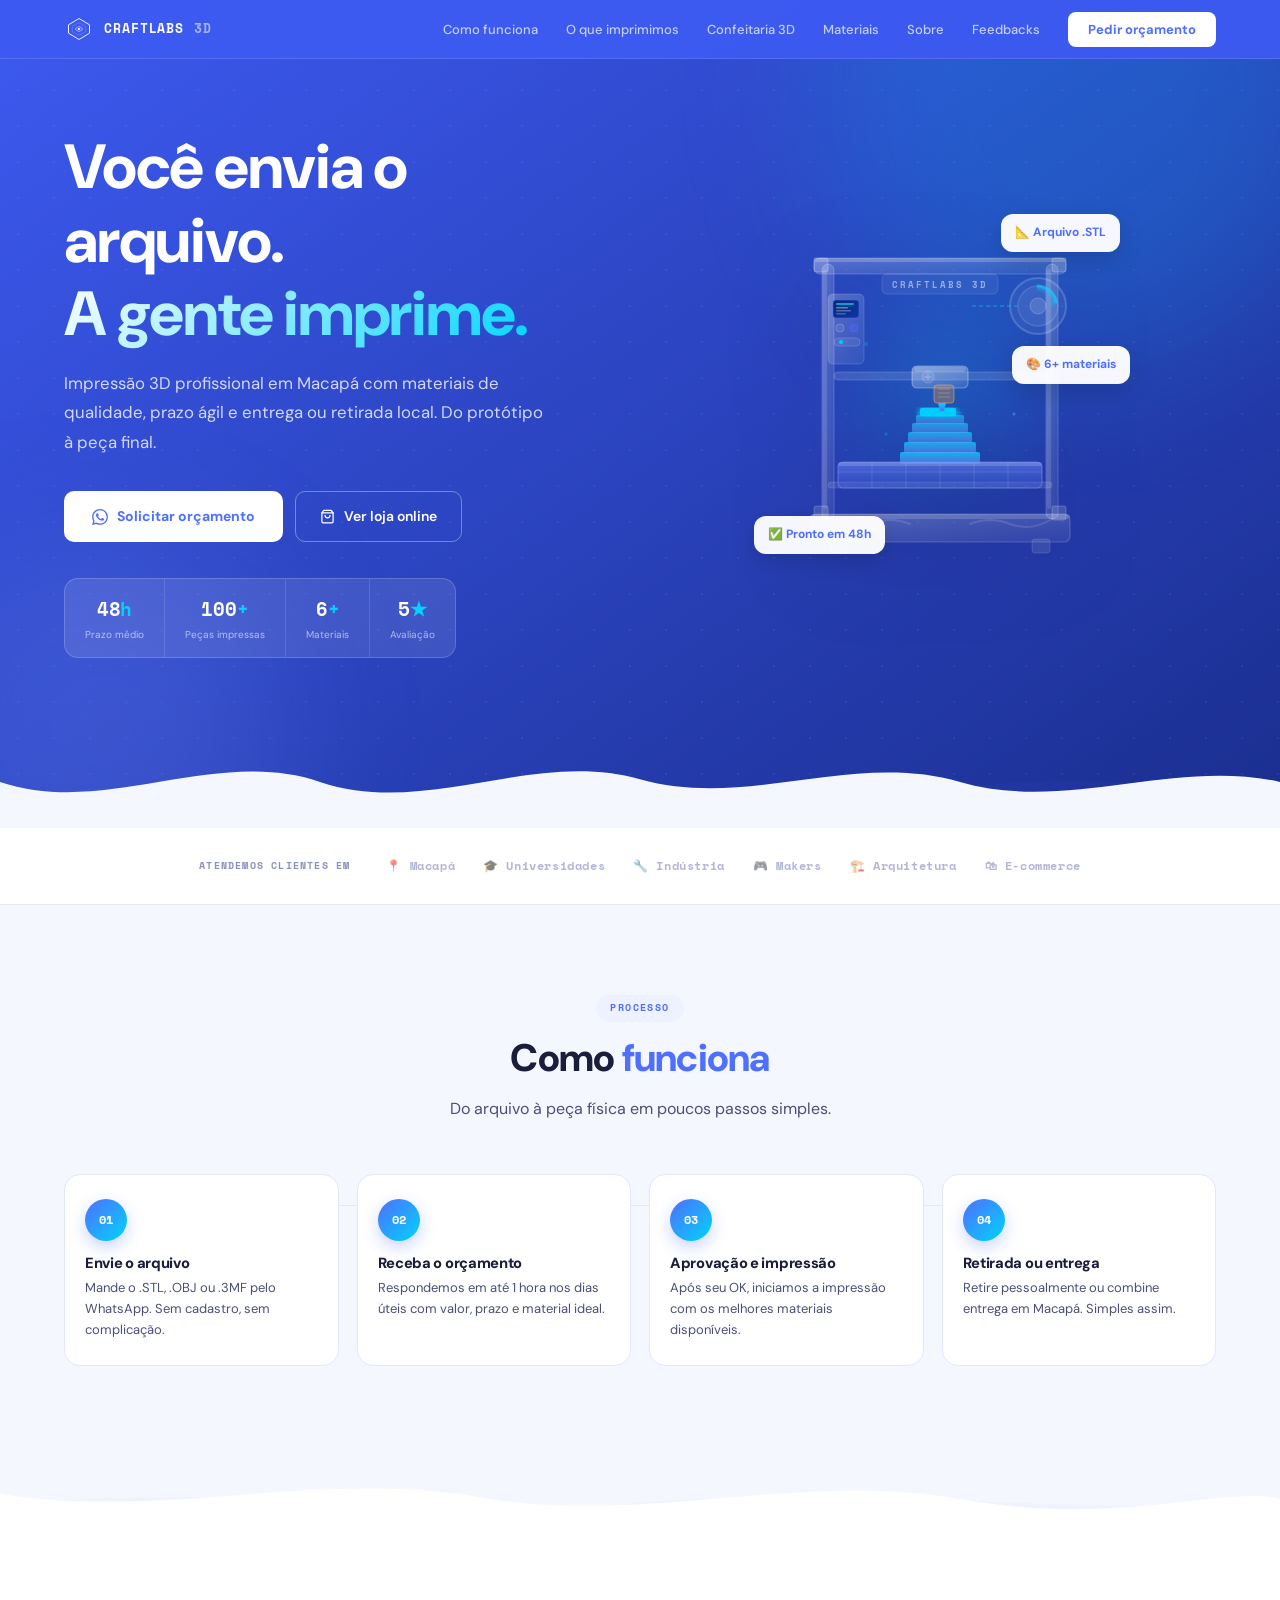
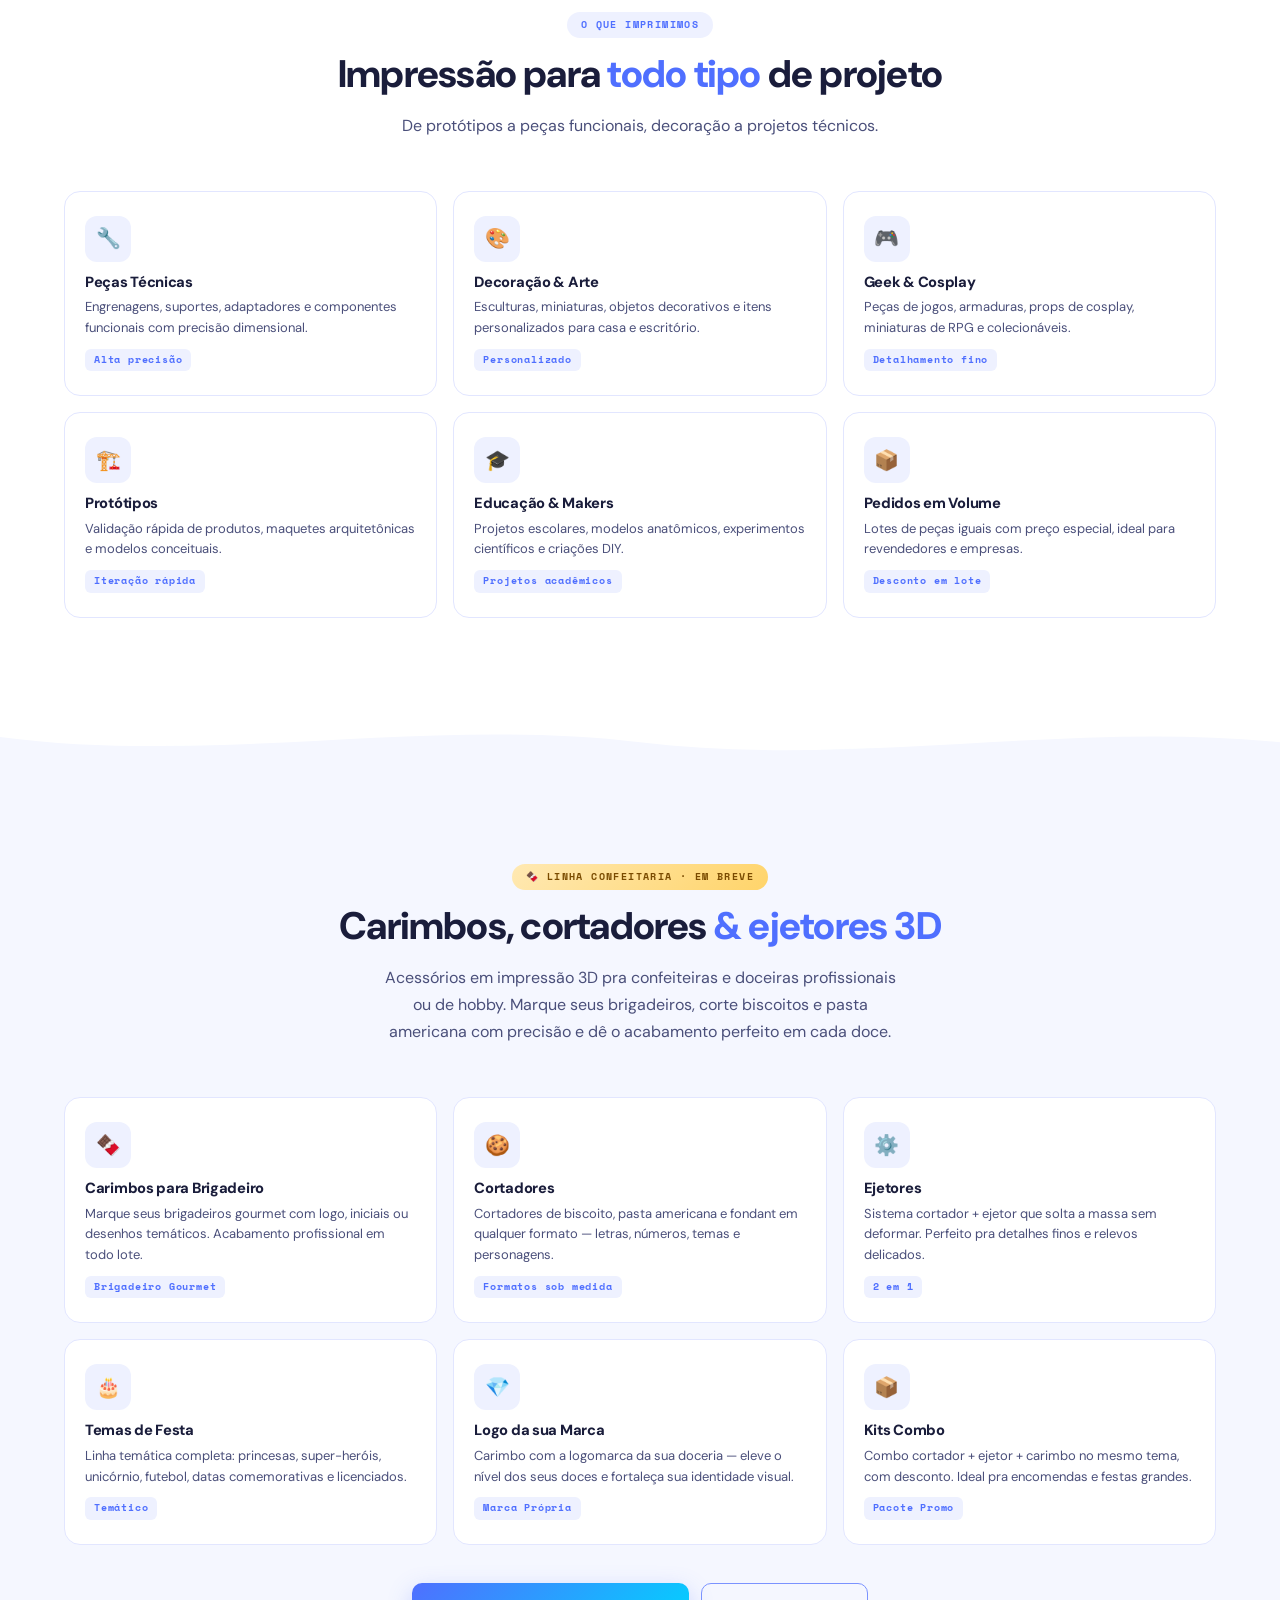
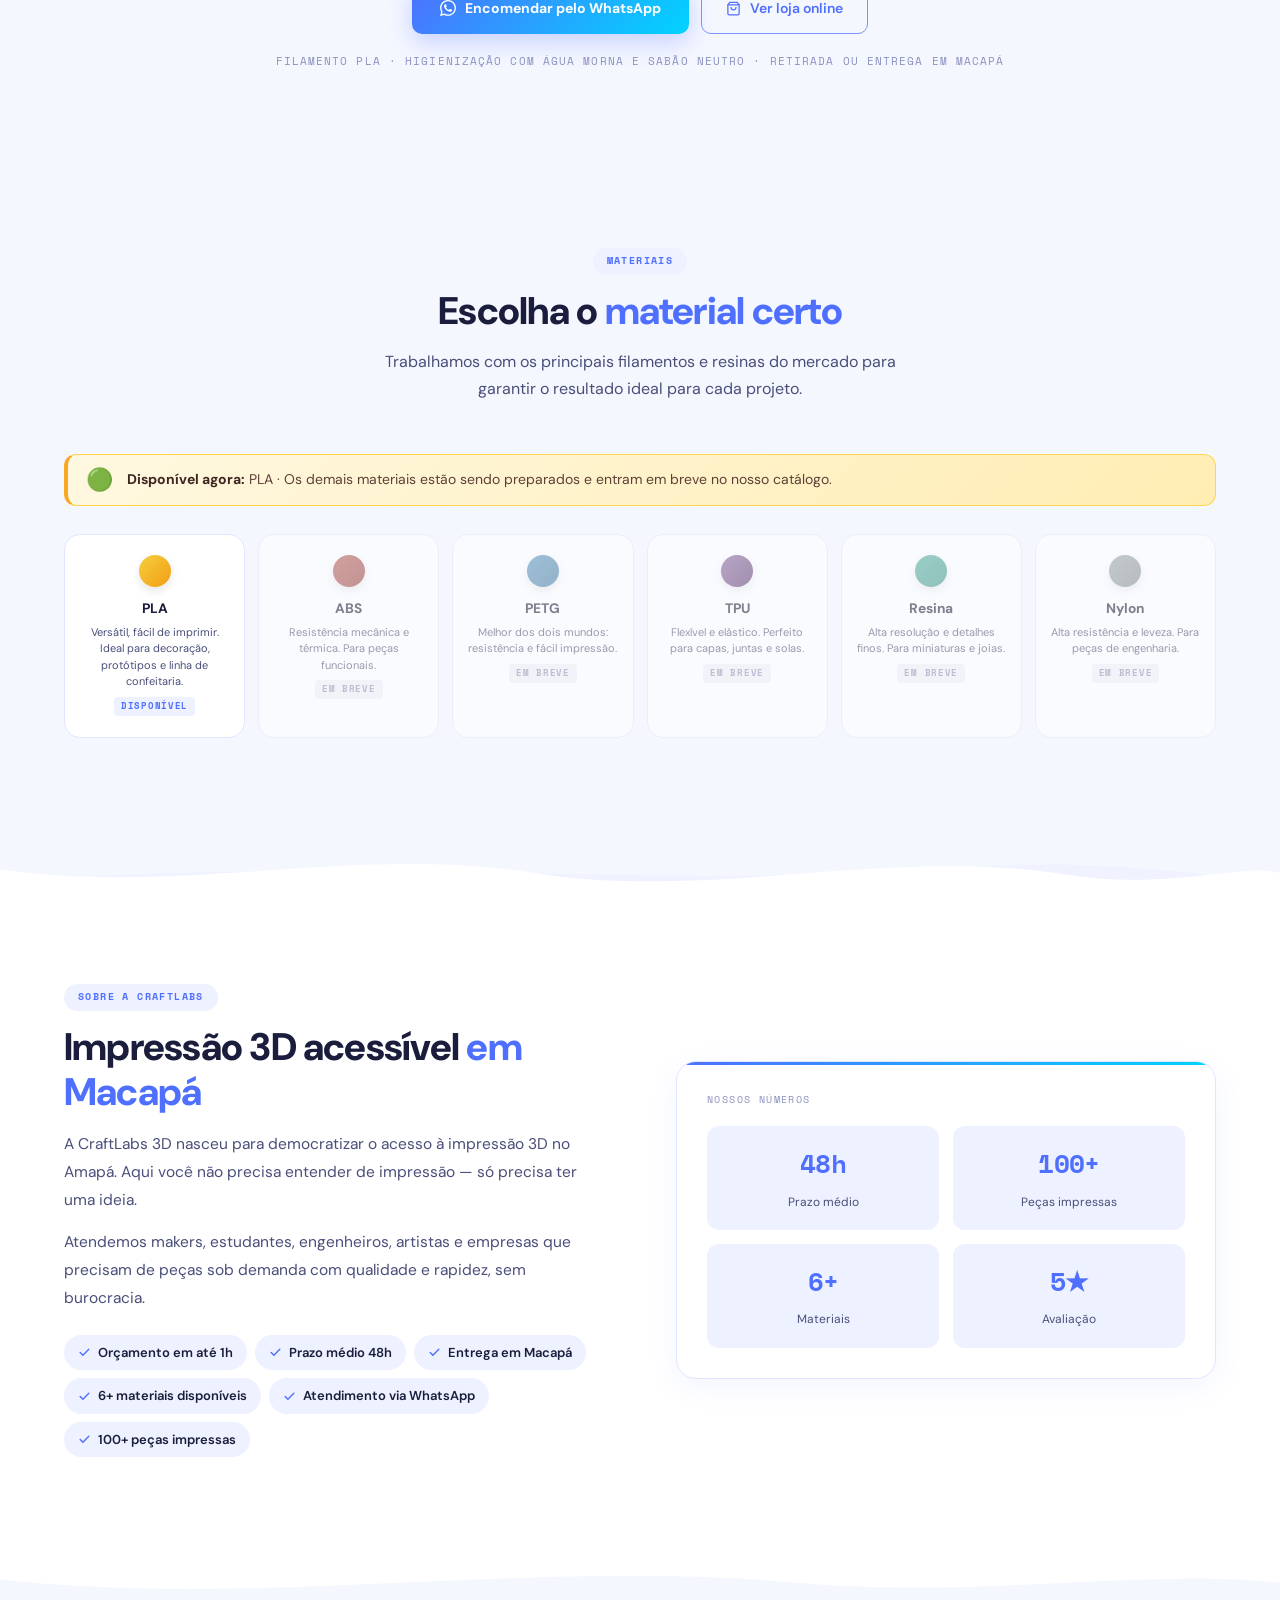
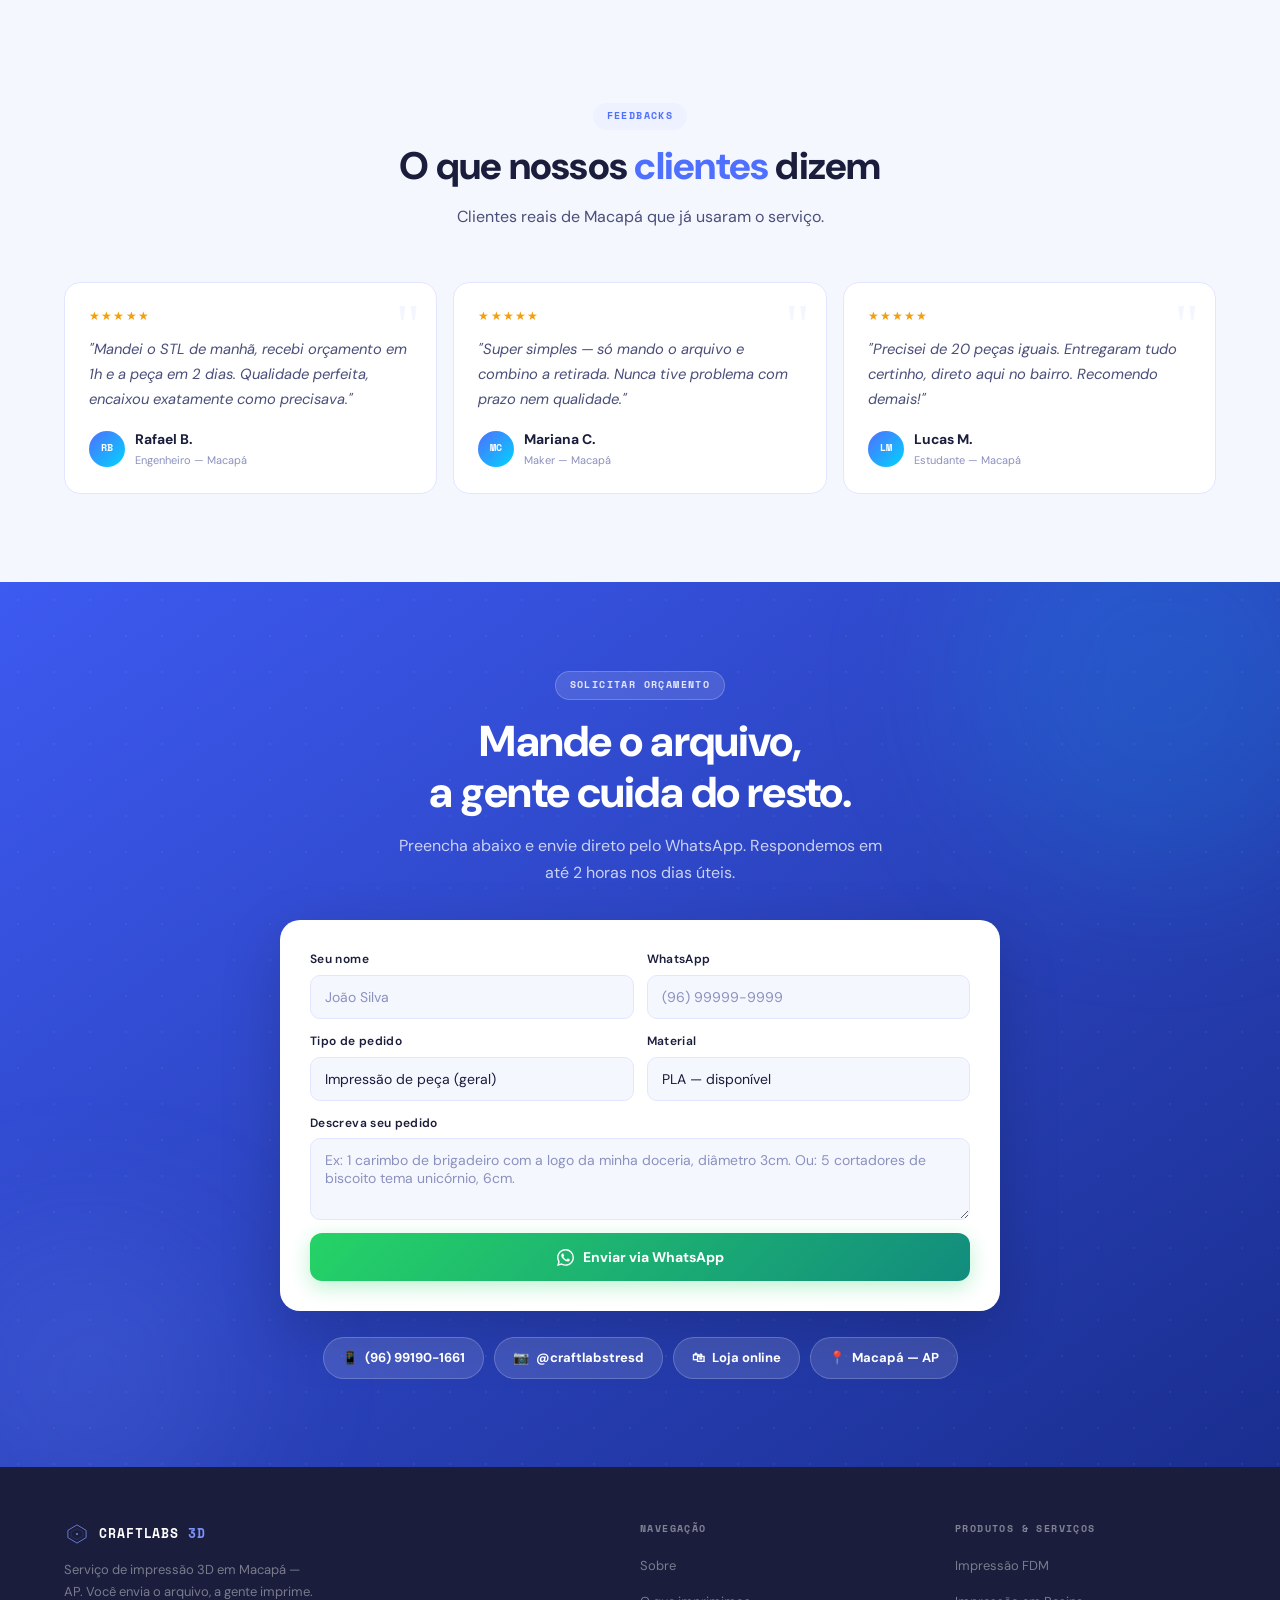
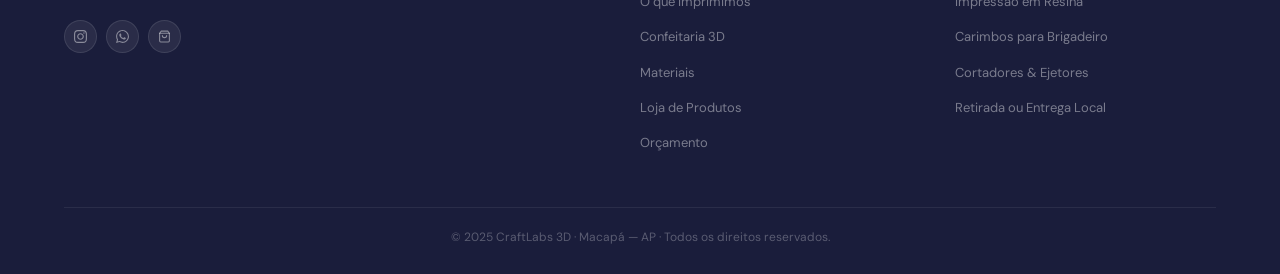
<file: index.html>
<!DOCTYPE html>
<html lang="pt-BR">
<head>
<meta charset="UTF-8"/>
<meta name="viewport" content="width=device-width, initial-scale=1.0"/>
<title>CraftLabs 3D — Impressão 3D em Macapá</title>
<meta name="description" content="Serviço de impressão 3D em Macapá AP. Você envia o arquivo, a gente imprime."/>
<link rel="icon" type="image/svg+xml" href="logo.svg"/>
<link href="https://fonts.googleapis.com/css2?family=Space+Mono:wght@400;700&family=DM+Sans:ital,opsz,wght@0,9..40,300;0,9..40,400;0,9..40,500;0,9..40,700;0,9..40,800;1,9..40,300&display=swap" rel="stylesheet"/>
<style>
*,*::before,*::after{box-sizing:border-box;margin:0;padding:0}
html{scroll-behavior:smooth;overflow-x:hidden}
body{background:#F5F7FF;color:#1A1D3B;font-family:'DM Sans',sans-serif;font-size:16px;line-height:1.65;overflow-x:hidden}
a{text-decoration:none;color:inherit}
ul{list-style:none}
img{display:block;max-width:100%}

:root{
  --accent:#4F6FFF;
  --accent2:#7B93FF;
  --accent-light:#EEF1FF;
  --cyan:#00D4FF;
  --navy:#1A1D3B;
  --body:#F5F7FF;
  --white:#FFFFFF;
  --text:#4A4F7A;
  --text-dim:#8B91BF;
  --border:#E2E6FF;
  --hero-bg:#3D5AF1;
  --hero-bg2:#1A2E8F;
  --radius:16px;
  --wrap:1200px;
}

h1,h2,h3{line-height:1.18;font-weight:800;letter-spacing:-.02em}
h1{font-size:clamp(2.4rem,5vw,3.9rem)}
h2{font-size:clamp(1.8rem,3vw,2.6rem);color:var(--navy)}
h3{font-size:1.05rem;color:var(--navy)}

@keyframes float{0%,100%{transform:translateY(0)}50%{transform:translateY(-12px)}}
@keyframes float2{0%,100%{transform:translateY(0) rotate(0)}50%{transform:translateY(-8px) rotate(3deg)}}
@keyframes fadeUp{from{opacity:0;transform:translateY(28px)}to{opacity:1;transform:translateY(0)}}
@keyframes pulse{0%,100%{opacity:1;transform:scale(1)}50%{opacity:.4;transform:scale(1.6)}}
@keyframes wA{0%,100%{transform:translateX(0)}50%{transform:translateX(-50px)}}
@keyframes wB{0%,100%{transform:translateX(0)}50%{transform:translateX(50px)}}

.reveal{opacity:0;transform:translateY(24px);transition:opacity .65s ease,transform .65s ease}
.reveal-l{opacity:0;transform:translateX(-36px);transition:opacity .7s ease,transform .7s ease}
.reveal-r{opacity:0;transform:translateX(36px);transition:opacity .7s ease,transform .7s ease}
.reveal.on,.reveal-l.on,.reveal-r.on{opacity:1;transform:translate(0)}

/* ── WAVE SYSTEM ── */
.wave-foot{
  position:absolute;bottom:-2px;left:0;width:100%;
  height:110px;overflow:hidden;pointer-events:none;z-index:4;
}
.wave-foot .wa,.wave-foot .wb{position:absolute;bottom:0;left:0;width:200%;display:flex}
.wave-foot .wa{animation:wA 9s ease-in-out infinite;z-index:2}
.wave-foot .wb{animation:wB 12s ease-in-out infinite .7s;opacity:.45;z-index:1}
.wave-foot svg{flex:0 0 50%;width:50%;display:block}

.sw{position:relative;overflow:hidden;height:70px;margin-top:-2px;line-height:0}
.sw .wa,.sw .wb{position:absolute;bottom:0;left:0;width:200%;display:flex}
.sw .wa{animation:wA 9s ease-in-out infinite;z-index:2}
.sw .wb{animation:wB 11s ease-in-out infinite .5s;opacity:.4;z-index:1}
.sw svg{flex:0 0 50%;width:50%;display:block}

/* ── NAV ── */
nav{
  position:fixed;top:0;left:0;width:100%;z-index:900;
  background:rgba(61,90,241,.96);
  backdrop-filter:blur(18px);
  border-bottom:1px solid rgba(255,255,255,.12);
  transition:.3s;
}
.nav-in{display:flex;align-items:center;justify-content:space-between;max-width:var(--wrap);margin:0 auto;padding:14px 24px}
.logo{display:flex;align-items:center;gap:10px;font-family:'Space Mono',monospace;font-size:13px;font-weight:700;color:#fff;letter-spacing:.07em}
.logo svg{width:30px;height:30px}
.logo span{color:rgba(255,255,255,.55)}
.nav-links{display:flex;align-items:center;gap:28px}
.nav-links a{font-size:13px;color:rgba(255,255,255,.7);transition:.2s;font-weight:500}
.nav-links a:hover{color:#fff}
.nav-cta{background:#fff!important;color:var(--accent)!important;padding:9px 20px;border-radius:8px;font-weight:700!important;font-size:13px!important;transition:.2s!important}
.nav-cta:hover{background:rgba(255,255,255,.9)!important;transform:translateY(-1px)!important}
.ham{display:none;flex-direction:column;gap:5px;background:none;border:none;cursor:pointer;padding:4px}
.ham span{display:block;width:22px;height:2px;background:#fff;border-radius:2px}
@media(max-width:768px){
  .nav-links{display:none;flex-direction:column;align-items:flex-start;gap:0;position:absolute;top:100%;left:0;width:100%;background:rgba(61,90,241,.98);border-bottom:1px solid rgba(255,255,255,.1);padding:12px 0}
  .nav-links.open{display:flex}
  .nav-links a{padding:11px 24px;width:100%}
  .ham{display:flex}
}

/* ── HERO ── */
/* ── HERO ── */
.hero{
  width:100%;
  background:linear-gradient(145deg,var(--hero-bg) 0%,var(--hero-bg2) 100%);
  position:relative;overflow:hidden;
  padding:130px 0 170px;
}
.hero::before{content:'';position:absolute;inset:0;background-image:radial-gradient(circle,rgba(255,255,255,.055) 1px,transparent 1px);background-size:36px 36px;pointer-events:none;z-index:1}
.h-blob{position:absolute;border-radius:50%;filter:blur(70px);pointer-events:none;z-index:1}
.h-blob.a{width:520px;height:520px;top:-160px;right:-60px;background:rgba(0,212,255,.15)}
.h-blob.b{width:360px;height:360px;bottom:-80px;left:-80px;background:rgba(123,147,255,.2)}

/* two-column grid */
.hero-grid{
  max-width:var(--wrap);margin:0 auto;
  padding:0 24px;
  display:grid;
  grid-template-columns:1fr 1fr;
  align-items:center;
  gap:48px;
  position:relative;z-index:5;
}
@media(max-width:900px){
  .hero-grid{grid-template-columns:1fr;text-align:center}
  .hero-btns{justify-content:center}
  .hero-stats{margin:0 auto}
}

.hero-text{}
.hero-badge{display:inline-flex;align-items:center;gap:8px;background:rgba(255,255,255,.12);border:1px solid rgba(255,255,255,.25);border-radius:100px;padding:6px 16px;font-family:'Space Mono',monospace;font-size:11px;font-weight:700;color:#fff;letter-spacing:.14em;text-transform:uppercase;margin-bottom:22px}
.hero-badge .dot{width:6px;height:6px;border-radius:50%;background:var(--cyan);animation:pulse 2s ease-in-out infinite}

h1.hero-h{color:#fff;margin-bottom:18px}
h1.hero-h .hl{background:linear-gradient(135deg,#fff 0%,var(--cyan) 100%);-webkit-background-clip:text;-webkit-text-fill-color:transparent;background-clip:text}
.hero-sub{font-size:1.05rem;color:rgba(255,255,255,.78);max-width:480px;margin:0 0 34px;line-height:1.75}
@media(max-width:900px){.hero-sub{margin:0 auto 34px}}

.hero-btns{display:flex;flex-wrap:wrap;gap:12px;margin-bottom:36px}
.btn-white{display:inline-flex;align-items:center;gap:9px;background:#fff;color:var(--accent);padding:14px 28px;border-radius:10px;font-weight:700;font-size:14px;transition:.25s;cursor:pointer;border:none}
.btn-white:hover{background:rgba(255,255,255,.92);transform:translateY(-2px);box-shadow:0 10px 28px rgba(0,0,0,.18)}
.btn-outline-w{display:inline-flex;align-items:center;gap:9px;background:transparent;color:#fff;padding:13px 24px;border-radius:10px;font-weight:600;font-size:14px;border:1.5px solid rgba(255,255,255,.35);transition:.25s;cursor:pointer}
.btn-outline-w:hover{border-color:rgba(255,255,255,.75);background:rgba(255,255,255,.08)}

.hero-stats{display:inline-flex;background:rgba(255,255,255,.1);border:1px solid rgba(255,255,255,.18);border-radius:14px;overflow:hidden}
.hstat{padding:14px 20px;text-align:center;border-right:1px solid rgba(255,255,255,.12)}
.hstat:last-child{border-right:none}
.hstat-n{display:block;font-family:'Space Mono',monospace;font-size:1.2rem;font-weight:700;color:#fff;letter-spacing:-.01em}
.hstat-n em{color:var(--cyan);font-style:normal}
.hstat-l{font-size:10px;color:rgba(255,255,255,.6);margin-top:2px;display:block}
@media(max-width:500px){
  .hero-stats{flex-wrap:wrap;width:100%;max-width:300px}
  .hstat{flex:1 1 50%;border-bottom:1px solid rgba(255,255,255,.12)}
  .hstat:last-child,.hstat:nth-child(3){border-bottom:none}
  .hstat:nth-child(odd){border-right:1px solid rgba(255,255,255,.12)}
}

/* right col — printer visual */
.hero-visual-col{
  display:flex;justify-content:center;align-items:center;
  position:relative;
}
.hero-printer-wrap{
  position:relative;
  width:340px;height:360px;
  animation:float 6s ease-in-out infinite;
  flex-shrink:0;
}
@media(max-width:1100px){.hero-printer-wrap{width:280px;height:300px}}
@media(max-width:900px){.hero-printer-wrap{width:260px;height:280px}}

/* glow behind printer */
.hero-printer-wrap::before{
  content:'';
  position:absolute;top:50%;left:50%;
  transform:translate(-50%,-50%);
  width:280px;height:280px;
  border-radius:50%;
  background:radial-gradient(circle,rgba(0,212,255,.18) 0%,transparent 70%);
  pointer-events:none;
}

.fchip{position:absolute;background:rgba(255,255,255,.96);border-radius:12px;padding:9px 14px;font-size:12px;font-weight:700;color:var(--accent);box-shadow:0 8px 24px rgba(0,0,0,.15);white-space:nowrap;display:flex;align-items:center;gap:6px;z-index:10}
.fchip-a{top:0px;right:-10px;animation:float2 5s ease-in-out infinite}
.fchip-b{bottom:20px;left:-16px;animation:float 7s ease-in-out infinite .6s}
.fchip-c{top:42%;right:-20px;transform:translateY(-50%);animation:float2 6s ease-in-out infinite 1s}
@media(max-width:600px){.fchip{display:none}}

/* printing progress bar animation inside chip */
@keyframes progress{0%{width:10%}100%{width:92%}}

.scroll-ind{position:absolute;bottom:128px;left:50%;transform:translateX(-50%);display:flex;flex-direction:column;align-items:center;gap:6px;color:rgba(255,255,255,.4);font-size:10px;letter-spacing:.12em;font-family:'Space Mono',monospace;z-index:10;animation:float 3s ease-in-out infinite}
@media(max-width:600px){.scroll-ind{display:none}}

/* extruder nozzle drip animation */
@keyframes drip{0%,100%{transform:translateY(0);opacity:1}80%{transform:translateY(8px);opacity:.6}100%{transform:translateY(0);opacity:1}}
@keyframes build-layer{0%{height:0;opacity:0}100%{height:40px;opacity:1}}
@keyframes head-move{0%,100%{transform:translateX(0)}50%{transform:translateX(28px)}}

/* ── WRAP & SECTIONS ── */
.wrap{max-width:var(--wrap);margin:0 auto;padding:0 24px}
.sec{padding:88px 0}
.sec-light{background:var(--white)}
.sec-tinted{background:#F5F7FF}

.sh{text-align:center;margin-bottom:52px}
.stag{display:inline-flex;align-items:center;gap:7px;background:var(--accent-light);border-radius:100px;padding:5px 14px;font-family:'Space Mono',monospace;font-size:10px;font-weight:700;color:var(--accent);letter-spacing:.14em;text-transform:uppercase;margin-bottom:14px}
.sec-h{margin-bottom:14px}
.sec-h .ac{color:var(--accent)}
.sec-p{color:var(--text);font-size:1rem;max-width:520px;margin:0 auto;line-height:1.7}

/* ── TRUST BAR ── */
.trust-bar{background:var(--white);padding:28px 24px;border-bottom:1px solid var(--border)}
.trust-bar-in{max-width:var(--wrap);margin:0 auto;display:flex;align-items:center;gap:36px;flex-wrap:wrap;justify-content:center}
.trust-label{font-family:'Space Mono',monospace;font-size:10px;font-weight:700;color:var(--text-dim);letter-spacing:.12em;text-transform:uppercase;flex-shrink:0}
.trust-logos{display:flex;align-items:center;gap:28px;flex-wrap:wrap;justify-content:center}
.trust-logo{font-family:'Space Mono',monospace;font-size:12px;font-weight:700;color:var(--text-dim);letter-spacing:.05em;opacity:.65;transition:.2s;cursor:default}
.trust-logo:hover{opacity:1;color:var(--accent)}

/* ── HOW ── */
.steps-grid{display:grid;grid-template-columns:repeat(4,1fr);gap:18px;position:relative}
.steps-grid::before{content:'';position:absolute;top:31px;left:56px;right:56px;height:1px;background:linear-gradient(90deg,transparent,var(--border) 20%,var(--border) 80%,transparent)}
@media(max-width:900px){.steps-grid{grid-template-columns:1fr 1fr;gap:14px}.steps-grid::before{display:none}}
@media(max-width:480px){.steps-grid{grid-template-columns:1fr}}

.step-card{background:var(--white);border:1px solid var(--border);border-radius:var(--radius);padding:24px 20px;position:relative;z-index:1;transition:.3s}
.step-card:hover{border-color:var(--accent2);transform:translateY(-4px);box-shadow:0 14px 36px rgba(79,111,255,.1)}
.step-num{width:42px;height:42px;border-radius:50%;background:linear-gradient(135deg,var(--accent),var(--cyan));display:flex;align-items:center;justify-content:center;font-family:'Space Mono',monospace;font-size:12px;font-weight:700;color:#fff;margin-bottom:14px;box-shadow:0 6px 16px rgba(79,111,255,.3)}
.step-card h3{font-size:.92rem;margin-bottom:6px}
.step-card p{color:var(--text);font-size:13px;line-height:1.6}

/* ── CATEGORIES ── */
.cat-grid{display:grid;grid-template-columns:repeat(3,1fr);gap:16px}
@media(max-width:900px){.cat-grid{grid-template-columns:1fr 1fr}}
@media(max-width:500px){.cat-grid{grid-template-columns:1fr}}

.catic{background:var(--white);border:1px solid var(--border);border-radius:var(--radius);padding:24px 20px;transition:.3s}
.catic:hover{border-color:var(--accent2);transform:translateY(-4px);box-shadow:0 14px 32px rgba(79,111,255,.1)}
.catic-icon{width:46px;height:46px;border-radius:12px;background:var(--accent-light);display:flex;align-items:center;justify-content:center;font-size:20px;margin-bottom:12px}
.catic h3{font-size:.92rem;margin-bottom:6px}
.catic p{color:var(--text);font-size:13px;line-height:1.6}
.catic-tag{display:inline-block;margin-top:10px;background:var(--accent-light);color:var(--accent);font-size:10px;font-weight:700;font-family:'Space Mono',monospace;letter-spacing:.08em;padding:3px 9px;border-radius:6px}

/* ── MATERIAIS ── */
.mat-grid{display:grid;grid-template-columns:repeat(6,1fr);gap:13px}
@media(max-width:1000px){.mat-grid{grid-template-columns:repeat(3,1fr)}}
@media(max-width:500px){.mat-grid{grid-template-columns:repeat(2,1fr)}}

.mitem{background:var(--white);border:1px solid var(--border);border-radius:var(--radius);padding:20px 14px;text-align:center;transition:.3s}
.mitem:hover{border-color:var(--accent2);transform:translateY(-4px);box-shadow:0 12px 28px rgba(79,111,255,.1)}
.mitem-dot{width:32px;height:32px;border-radius:50%;margin:0 auto 10px;box-shadow:0 4px 10px rgba(0,0,0,.1)}
.mitem h4{color:var(--navy);font-size:.86rem;font-weight:700;margin-bottom:4px}
.mitem p{color:var(--text);font-size:11px;line-height:1.5}
.mitem-badge{display:inline-block;margin-top:7px;font-family:'Space Mono',monospace;font-size:9px;font-weight:700;letter-spacing:.08em;padding:2px 7px;border-radius:4px;background:var(--accent-light);color:var(--accent)}

/* ── CARIMBOS 3D ── */
.stamp-stag{background:linear-gradient(135deg,#FFE9B3,#FFD46A)!important;color:#7A4B00!important}
.stamp-cta-wrap{text-align:center;margin-top:38px;display:flex;flex-wrap:wrap;gap:12px;justify-content:center}
.btn-stamp{display:inline-flex;align-items:center;gap:9px;background:linear-gradient(135deg,var(--accent),var(--cyan));color:#fff;padding:14px 28px;border-radius:10px;font-weight:700;font-size:14px;transition:.25s;cursor:pointer;border:none;box-shadow:0 8px 24px rgba(79,111,255,.28)}
.btn-stamp:hover{transform:translateY(-2px);box-shadow:0 14px 34px rgba(79,111,255,.38)}
.btn-stamp-outline{display:inline-flex;align-items:center;gap:9px;background:transparent;color:var(--accent);padding:13px 24px;border-radius:10px;font-weight:600;font-size:14px;border:1.5px solid var(--accent2);transition:.25s;cursor:pointer}
.btn-stamp-outline:hover{background:var(--accent-light);border-color:var(--accent);transform:translateY(-1px)}
.stamp-note{font-family:'Space Mono',monospace;font-size:11px;color:var(--text-dim);letter-spacing:.1em;text-transform:uppercase;margin-top:18px}

/* ── AVISO DE DISPONIBILIDADE (Materiais) ── */
.mat-notice{display:flex;align-items:center;gap:14px;background:linear-gradient(135deg,#FFF8E1,#FFEDB3);border:1px solid #FFD54F;border-left:4px solid #F9A825;border-radius:12px;padding:14px 18px;margin-bottom:28px;color:#5D4037;font-size:14px;line-height:1.55}
.mat-notice strong{color:#3E2723;font-weight:700}
.mat-notice-ic{font-size:22px;flex-shrink:0;line-height:1}
@media(max-width:500px){.mat-notice{font-size:13px;padding:12px 14px}}

.mitem.soon{opacity:.55;filter:saturate(.6)}
.mitem.soon .mitem-badge{background:#F0F0F5;color:#8B91BF}
.fg select option:disabled{color:#B5B9D6}

/* ── SOBRE ── */
.about-grid{display:grid;grid-template-columns:1fr 1fr;gap:72px;align-items:center}
@media(max-width:900px){.about-grid{grid-template-columns:1fr;gap:36px}}

.about-p{color:var(--text);line-height:1.8;margin-bottom:14px;font-size:.97rem}
.about-pills{display:flex;flex-wrap:wrap;gap:8px;margin-top:22px}
.about-pill{display:flex;align-items:center;gap:7px;background:var(--accent-light);border-radius:100px;padding:7px 14px;font-size:13px;font-weight:600;color:var(--navy)}
.about-pill svg{color:var(--accent);flex-shrink:0}

.hbs{background:var(--white);border:1px solid var(--border);border-radius:20px;padding:30px;box-shadow:0 8px 30px rgba(79,111,255,.07);position:relative;overflow:hidden}
.hbs::before{content:'';position:absolute;top:0;left:0;right:0;height:3px;background:linear-gradient(90deg,var(--accent),var(--cyan))}
.hbs-label{font-family:'Space Mono',monospace;font-size:10px;letter-spacing:.14em;text-transform:uppercase;color:var(--text-dim);margin-bottom:18px}
.hbsg{display:grid;grid-template-columns:1fr 1fr;gap:14px}
.hbst{background:var(--accent-light);border-radius:12px;padding:16px;text-align:center}
.hbsn{display:block;font-family:'Space Mono',monospace;font-size:1.6rem;font-weight:700;color:var(--accent);margin-bottom:3px;letter-spacing:-.02em}
.hbsl{font-size:12px;color:var(--text)}

/* ── REVIEWS ── */
.rg{display:grid;grid-template-columns:repeat(3,1fr);gap:16px}
@media(max-width:900px){.rg{grid-template-columns:1fr}}

.rc{background:var(--white);border:1px solid var(--border);border-radius:var(--radius);padding:24px;transition:.3s;position:relative}
.rc::before{content:'"';position:absolute;top:12px;right:16px;font-size:60px;line-height:1;color:rgba(79,111,255,.07);font-family:Georgia,serif}
.rc:hover{border-color:var(--accent2);transform:translateY(-4px);box-shadow:0 14px 32px rgba(79,111,255,.1)}
.rs{color:#F59E0B;font-size:12px;margin-bottom:10px;letter-spacing:.1em}
.rc>p{color:var(--text);font-size:.92rem;line-height:1.7;margin-bottom:16px;font-style:italic}
.ra{display:flex;align-items:center;gap:10px}
.rav{width:36px;height:36px;border-radius:50%;background:linear-gradient(135deg,var(--accent),var(--cyan));display:flex;align-items:center;justify-content:center;font-family:'Space Mono',monospace;font-size:10px;font-weight:700;color:#fff;flex-shrink:0}
.ra strong{display:block;color:var(--navy);font-size:.87rem}
.ra span{display:block;color:var(--text-dim);font-size:11px}

/* ── CTA ── */
.cta-sec{background:linear-gradient(145deg,var(--hero-bg) 0%,var(--hero-bg2) 100%);padding:88px 24px;position:relative;overflow:hidden}
.cta-sec::before{content:'';position:absolute;inset:0;background-image:radial-gradient(circle,rgba(255,255,255,.05) 1px,transparent 1px);background-size:36px 36px;pointer-events:none}
.cta-blob{position:absolute;border-radius:50%;filter:blur(70px);pointer-events:none}
.cta-blob.a{width:400px;height:400px;top:-100px;right:-80px;background:rgba(0,212,255,.12)}
.cta-blob.b{width:300px;height:300px;bottom:-60px;left:-60px;background:rgba(123,147,255,.15)}

.cta-box{max-width:720px;margin:0 auto;text-align:center;position:relative;z-index:2}
.cta-stag{display:inline-flex;align-items:center;gap:7px;background:rgba(255,255,255,.12);border:1px solid rgba(255,255,255,.2);border-radius:100px;padding:5px 14px;font-family:'Space Mono',monospace;font-size:10px;font-weight:700;color:rgba(255,255,255,.85);letter-spacing:.14em;text-transform:uppercase;margin-bottom:16px}
.cta-h{color:#fff;font-size:clamp(1.8rem,3.5vw,2.7rem);margin-bottom:14px}
.cta-p{color:rgba(255,255,255,.75);font-size:1rem;max-width:490px;margin:0 auto 34px;line-height:1.7}

.cta-form{background:#fff;border-radius:20px;padding:30px;text-align:left;margin-bottom:26px;box-shadow:0 20px 60px rgba(0,0,0,.18)}
.frow{display:grid;grid-template-columns:1fr 1fr;gap:13px}
@media(max-width:600px){.frow{grid-template-columns:1fr}}

.fg{display:flex;flex-direction:column;gap:5px;margin-bottom:13px}
.fg label{font-size:12px;font-weight:600;color:var(--navy);letter-spacing:.03em}
.fg input,.fg select,.fg textarea{background:#F5F7FF;border:1.5px solid var(--border);border-radius:10px;padding:12px 14px;color:var(--navy);font-size:14px;font-family:'DM Sans',sans-serif;transition:.2s;outline:none}
.fg input::placeholder,.fg textarea::placeholder{color:var(--text-dim)}
.fg input:focus,.fg select:focus,.fg textarea:focus{border-color:var(--accent);background:#fff;box-shadow:0 0 0 3px rgba(79,111,255,.1)}
.fg select{appearance:none;cursor:pointer}
.fg textarea{resize:vertical;min-height:82px}

.fbtn{width:100%;padding:15px;border-radius:12px;background:linear-gradient(135deg,#25D366,#128C7E);color:#fff;font-size:14px;font-weight:700;border:none;cursor:pointer;display:flex;align-items:center;justify-content:center;gap:9px;transition:.25s;font-family:'DM Sans',sans-serif;box-shadow:0 6px 20px rgba(37,211,102,.3)}
.fbtn:hover{transform:translateY(-2px);box-shadow:0 12px 32px rgba(37,211,102,.4)}

.cta-chips{display:flex;flex-wrap:wrap;gap:10px;justify-content:center}
.chip2{display:inline-flex;align-items:center;gap:7px;background:rgba(255,255,255,.12);border:1px solid rgba(255,255,255,.2);border-radius:100px;padding:9px 18px;font-size:13px;font-weight:600;color:#fff;transition:.2s}
.chip2:hover{background:rgba(255,255,255,.22);border-color:rgba(255,255,255,.4);transform:translateY(-2px)}

/* ── FOOTER ── */
footer{background:var(--navy);padding:54px 0 26px}
.fg2{display:grid;grid-template-columns:2fr 1fr 1fr;gap:54px;margin-bottom:42px}
@media(max-width:768px){.fg2{grid-template-columns:1fr;gap:26px}}

.fbl{display:flex;align-items:center;gap:9px;font-family:'Space Mono',monospace;font-size:13px;font-weight:700;color:#fff;letter-spacing:.07em;margin-bottom:12px}
.fbl svg{width:26px;height:26px}
.fbl span{color:var(--accent2)}
.fbp{color:rgba(255,255,255,.42);font-size:13px;line-height:1.7;max-width:255px;margin-bottom:17px}

.soc{display:flex;gap:9px}
.soc a{width:33px;height:33px;border-radius:50%;background:rgba(255,255,255,.07);border:1px solid rgba(255,255,255,.1);display:flex;align-items:center;justify-content:center;color:rgba(255,255,255,.45);transition:.2s}
.soc a:hover{background:var(--accent);border-color:var(--accent);color:#fff}

.fl h5{font-size:10px;font-weight:700;color:rgba(255,255,255,.45);letter-spacing:.14em;text-transform:uppercase;font-family:'Space Mono',monospace;margin-bottom:15px}
.fl li{margin-bottom:9px}
.fl a{font-size:13px;color:rgba(255,255,255,.42);transition:.2s}
.fl a:hover{color:#fff}
.fbot{border-top:1px solid rgba(255,255,255,.07);padding-top:20px;text-align:center;font-size:12px;color:rgba(255,255,255,.28)}

@media(max-width:480px){
  .cta-form{padding:20px 16px}
  .hbs{padding:20px 14px}
  .hero{padding:120px 20px 160px}
  .sw{height:50px}
  .wave-foot{height:80px}
  .sec{padding:64px 0}
}
</style>
</head>
<body>

<!-- NAV -->
<nav id="nav">
  <div class="nav-in">
    <a href="#" class="logo">
      <svg viewBox="0 0 200 200" xmlns="http://www.w3.org/2000/svg">
        <polygon points="100,30 170,72 170,128 100,170 30,128 30,72" fill="none" stroke="#fff" stroke-width="6"/>
        <polygon points="100,58 144,82 144,118 100,142 56,118 56,82" fill="none" stroke="rgba(255,255,255,.35)" stroke-width="3"/>
        <polygon points="100,82 122,94 122,106 100,118 78,106 78,94" fill="rgba(255,255,255,.1)" stroke="#fff" stroke-width="2.5"/>
        <circle cx="100" cy="100" r="7" fill="#fff"/>
      </svg>
      CRAFTLABS<span>3D</span>
    </a>
    <ul class="nav-links" id="navLinks">
      <li><a href="#como-funciona">Como funciona</a></li>
      <li><a href="#categorias">O que imprimimos</a></li>
      <li><a href="#carimbos">Confeitaria 3D</a></li>
      <li><a href="#materiais">Materiais</a></li>
      <li><a href="#sobre">Sobre</a></li>
      <li><a href="#reviews">Feedbacks</a></li>
      <li><a href="#contato" class="nav-cta">Pedir orçamento</a></li>
    </ul>
    <button class="ham" id="ham" aria-label="Menu"><span></span><span></span><span></span></button>
  </div>
</nav>

<!-- HERO -->
<section class="hero" id="inicio">
  <div class="h-blob a"></div>
  <div class="h-blob b"></div>

  <div class="hero-grid">
    <!-- LEFT: text -->
    <div class="hero-text" style="animation:fadeUp .8s ease both">
      <h1 class="hero-h">Você envia o arquivo.<br><span class="hl">A gente imprime.</span></h1>
      <p class="hero-sub">Impressão 3D profissional em Macapá com materiais de qualidade, prazo ágil e entrega ou retirada local. Do protótipo à peça final.</p>
      <div class="hero-btns">
        <a href="#contato" class="btn-white">
          <svg width="16" height="16" viewBox="0 0 24 24" fill="currentColor"><path d="M17.472 14.382c-.297-.149-1.758-.867-2.03-.967-.273-.099-.471-.148-.67.15-.197.297-.767.966-.94 1.164-.173.199-.347.223-.644.075-.297-.15-1.255-.463-2.39-1.475-.883-.788-1.48-1.761-1.653-2.059-.173-.297-.018-.458.13-.606.134-.133.298-.347.446-.52.149-.174.198-.298.298-.497.099-.198.05-.371-.025-.52-.075-.149-.669-1.612-.916-2.207-.242-.579-.487-.5-.669-.51-.173-.008-.371-.01-.57-.01-.198 0-.52.074-.792.372-.272.297-1.04 1.016-1.04 2.479 0 1.462 1.065 2.875 1.213 3.074.149.198 2.096 3.2 5.077 4.487.709.306 1.262.489 1.694.625.712.227 1.36.195 1.871.118.571-.085 1.758-.719 2.006-1.413.248-.694.248-1.289.173-1.413-.074-.124-.272-.198-.57-.347m-5.421 7.403h-.004a9.87 9.87 0 01-5.031-1.378l-.361-.214-3.741.982.998-3.648-.235-.374a9.86 9.86 0 01-1.51-5.26c.001-5.45 4.436-9.884 9.888-9.884 2.64 0 5.122 1.03 6.988 2.898a9.825 9.825 0 012.893 6.994c-.003 5.45-4.437 9.884-9.885 9.884m8.413-18.297A11.815 11.815 0 0012.05 0C5.495 0 .16 5.335.157 11.892c0 2.096.547 4.142 1.588 5.945L.057 24l6.305-1.654a11.882 11.882 0 005.683 1.448h.005c6.554 0 11.89-5.335 11.893-11.893a11.821 11.821 0 00-3.48-8.413z"/></svg>
          Solicitar orçamento
        </a>
        <a href="https://craftlabstresd.offstore.me/" target="_blank" class="btn-outline-w">
          <svg width="15" height="15" viewBox="0 0 24 24" fill="none" stroke="currentColor" stroke-width="2" stroke-linecap="round" stroke-linejoin="round"><path d="M6 2L3 6v14a2 2 0 002 2h14a2 2 0 002-2V6l-3-4z"/><line x1="3" y1="6" x2="21" y2="6"/><path d="M16 10a4 4 0 01-8 0"/></svg>
          Ver loja online
        </a>
      </div>
      <div class="hero-stats">
        <div class="hstat"><span class="hstat-n">48<em>h</em></span><span class="hstat-l">Prazo médio</span></div>
        <div class="hstat"><span class="hstat-n">100<em>+</em></span><span class="hstat-l">Peças impressas</span></div>
        <div class="hstat"><span class="hstat-n">6<em>+</em></span><span class="hstat-l">Materiais</span></div>
        <div class="hstat"><span class="hstat-n">5<em>★</em></span><span class="hstat-l">Avaliação</span></div>
      </div>
    </div>

    <!-- RIGHT: 3D Printer illustration -->
    <div class="hero-visual-col" style="animation:fadeUp 1s ease .15s both">
      <div class="hero-printer-wrap">

        <!-- floating chips -->
        <div class="fchip fchip-a">📐 Arquivo .STL</div>
        <div class="fchip fchip-b">✅ Pronto em 48h</div>
        <div class="fchip fchip-c">🎨 6+ materiais</div>

        <!-- 3D PRINTER SVG ILLUSTRATION -->
        <svg viewBox="0 0 340 360" fill="none" xmlns="http://www.w3.org/2000/svg" style="width:100%;height:100%;filter:drop-shadow(0 20px 50px rgba(0,0,0,.35))">
          <defs>
            <linearGradient id="frame" x1="0" y1="0" x2="1" y2="1">
              <stop offset="0%" stop-color="#FFFFFF" stop-opacity=".22"/>
              <stop offset="100%" stop-color="#FFFFFF" stop-opacity=".06"/>
            </linearGradient>
            <linearGradient id="bed" x1="0" y1="0" x2="0" y2="1">
              <stop offset="0%" stop-color="#7B93FF" stop-opacity=".5"/>
              <stop offset="100%" stop-color="#4F6FFF" stop-opacity=".2"/>
            </linearGradient>
            <linearGradient id="head" x1="0" y1="0" x2="1" y2="1">
              <stop offset="0%" stop-color="#FFFFFF" stop-opacity=".35"/>
              <stop offset="100%" stop-color="#FFFFFF" stop-opacity=".1"/>
            </linearGradient>
            <linearGradient id="nozzle" x1="0" y1="0" x2="0" y2="1">
              <stop offset="0%" stop-color="#00D4FF"/>
              <stop offset="100%" stop-color="#4F6FFF"/>
            </linearGradient>
            <linearGradient id="filament" x1="0" y1="0" x2="0" y2="1">
              <stop offset="0%" stop-color="#00D4FF" stop-opacity="1"/>
              <stop offset="100%" stop-color="#00D4FF" stop-opacity="0"/>
            </linearGradient>
            <linearGradient id="object" x1="0" y1="0" x2="0" y2="1">
              <stop offset="0%" stop-color="#00D4FF" stop-opacity=".9"/>
              <stop offset="100%" stop-color="#7B93FF" stop-opacity=".6"/>
            </linearGradient>
            <linearGradient id="screen" x1="0" y1="0" x2="1" y2="1">
              <stop offset="0%" stop-color="#0A1F6E"/>
              <stop offset="100%" stop-color="#0D2FA0"/>
            </linearGradient>
            <filter id="glow">
              <feGaussianBlur stdDeviation="3" result="blur"/>
              <feMerge><feMergeNode in="blur"/><feMergeNode in="SourceGraphic"/></feMerge>
            </filter>
          </defs>

          <!-- ── BASE PLATFORM ── -->
          <!-- base block -->
          <rect x="40" y="300" width="260" height="28" rx="6" fill="url(#frame)" stroke="rgba(255,255,255,.18)" stroke-width="1.2"/>
          <!-- base top highlight -->
          <rect x="40" y="300" width="260" height="5" rx="3" fill="rgba(255,255,255,.15)"/>
          <!-- feet -->
          <rect x="60" y="325" width="18" height="14" rx="3" fill="rgba(255,255,255,.1)" stroke="rgba(255,255,255,.12)" stroke-width="1"/>
          <rect x="262" y="325" width="18" height="14" rx="3" fill="rgba(255,255,255,.1)" stroke="rgba(255,255,255,.12)" stroke-width="1"/>

          <!-- ── VERTICAL FRAME RODS ── -->
          <!-- left rod -->
          <rect x="52" y="50" width="12" height="255" rx="6" fill="url(#frame)" stroke="rgba(255,255,255,.2)" stroke-width="1"/>
          <!-- right rod -->
          <rect x="276" y="50" width="12" height="255" rx="6" fill="url(#frame)" stroke="rgba(255,255,255,.2)" stroke-width="1"/>
          <!-- rod highlights -->
          <rect x="53" y="55" width="4" height="240" rx="2" fill="rgba(255,255,255,.12)"/>
          <rect x="277" y="55" width="4" height="240" rx="2" fill="rgba(255,255,255,.12)"/>

          <!-- ── TOP HORIZONTAL BAR ── -->
          <rect x="44" y="44" width="252" height="16" rx="6" fill="url(#frame)" stroke="rgba(255,255,255,.2)" stroke-width="1"/>
          <!-- top bar accent line -->
          <rect x="44" y="44" width="252" height="4" rx="2" fill="rgba(255,255,255,.2)"/>

          <!-- ── PRINT BED ── -->
          <!-- bed rail -->
          <rect x="58" y="268" width="224" height="6" rx="3" fill="rgba(255,255,255,.1)" stroke="rgba(255,255,255,.12)" stroke-width="1"/>
          <!-- bed surface -->
          <rect x="68" y="248" width="204" height="26" rx="5" fill="url(#bed)" stroke="rgba(123,147,255,.5)" stroke-width="1.2"/>
          <!-- bed grid lines -->
          <line x1="102" y1="248" x2="102" y2="274" stroke="rgba(255,255,255,.12)" stroke-width="1"/>
          <line x1="136" y1="248" x2="136" y2="274" stroke="rgba(255,255,255,.12)" stroke-width="1"/>
          <line x1="170" y1="248" x2="170" y2="274" stroke="rgba(255,255,255,.12)" stroke-width="1"/>
          <line x1="204" y1="248" x2="204" y2="274" stroke="rgba(255,255,255,.12)" stroke-width="1"/>
          <line x1="238" y1="248" x2="238" y2="274" stroke="rgba(255,255,255,.12)" stroke-width="1"/>
          <line x1="68" y1="258" x2="272" y2="258" stroke="rgba(255,255,255,.12)" stroke-width="1"/>
          <!-- bed surface highlight -->
          <rect x="68" y="248" width="204" height="4" rx="2" fill="rgba(255,255,255,.15)"/>

          <!-- ── OBJECT BEING PRINTED (on bed) ── -->
          <!-- layers stack — bottom to top -->
          <rect x="130" y="238" width="80" height="12" rx="2" fill="url(#object)" opacity=".9"/>
          <rect x="134" y="228" width="72" height="11" rx="2" fill="url(#object)" opacity=".85"/>
          <rect x="138" y="218" width="64" height="11" rx="2" fill="url(#object)" opacity=".8"/>
          <rect x="142" y="209" width="56" height="10" rx="2" fill="url(#object)" opacity=".75"/>
          <rect x="146" y="201" width="48" height="9" rx="1.5" fill="url(#object)" opacity=".7"/>
          <!-- top layer currently printing (partial, bright) -->
          <rect x="150" y="194" width="36" height="8" rx="1.5" fill="#00D4FF" opacity=".95" filter="url(#glow)"/>
          <!-- layer glow -->
          <ellipse cx="170" cy="199" rx="22" ry="4" fill="#00D4FF" opacity=".25" filter="url(#glow)"/>

          <!-- ── HORIZONTAL CARRIAGE ROD ── -->
          <rect x="64" y="158" width="212" height="8" rx="4" fill="rgba(255,255,255,.12)" stroke="rgba(255,255,255,.15)" stroke-width="1"/>

          <!-- ── PRINT HEAD (moving) ── -->
          <g style="animation:head-move 3s ease-in-out infinite">
            <!-- carriage block -->
            <rect x="142" y="152" width="56" height="22" rx="5" fill="url(#head)" stroke="rgba(255,255,255,.3)" stroke-width="1.2"/>
            <!-- carriage highlight -->
            <rect x="144" y="153" width="52" height="5" rx="2.5" fill="rgba(255,255,255,.2)"/>
            <!-- fan circle -->
            <circle cx="158" cy="163" r="6" fill="rgba(255,255,255,.07)" stroke="rgba(255,255,255,.2)" stroke-width="1"/>
            <line x1="154" y1="163" x2="162" y2="163" stroke="rgba(255,255,255,.25)" stroke-width="1"/>
            <line x1="158" y1="159" x2="158" y2="167" stroke="rgba(255,255,255,.25)" stroke-width="1"/>
            <!-- heater block -->
            <rect x="164" y="171" width="20" height="18" rx="3" fill="rgba(255,150,50,.3)" stroke="rgba(255,180,80,.5)" stroke-width="1"/>
            <!-- heat lines -->
            <line x1="168" y1="175" x2="180" y2="175" stroke="rgba(255,180,80,.4)" stroke-width="1"/>
            <line x1="168" y1="179" x2="180" y2="179" stroke="rgba(255,180,80,.4)" stroke-width="1"/>
            <line x1="168" y1="183" x2="180" y2="183" stroke="rgba(255,180,80,.4)" stroke-width="1"/>
            <!-- nozzle tip -->
            <polygon points="168,189 176,189 174,197 170,197" fill="url(#nozzle)"/>
            <!-- filament extrusion drip -->
            <line x1="171" y1="197" x2="171" y2="205" stroke="url(#filament)" stroke-width="2.5" stroke-linecap="round" style="animation:drip 1.4s ease-in-out infinite"/>
          </g>

          <!-- ── LEFT PANEL (electronics) ── -->
          <rect x="58" y="80" width="36" height="70" rx="5" fill="url(#frame)" stroke="rgba(255,255,255,.15)" stroke-width="1"/>
          <!-- screen on panel -->
          <rect x="63" y="86" width="26" height="18" rx="3" fill="url(#screen)" stroke="rgba(79,111,255,.5)" stroke-width="1"/>
          <!-- screen content lines -->
          <rect x="66" y="89" width="18" height="2" rx="1" fill="rgba(0,212,255,.7)"/>
          <rect x="66" y="93" width="12" height="1.5" rx=".75" fill="rgba(255,255,255,.4)"/>
          <rect x="66" y="96" width="15" height="1.5" rx=".75" fill="rgba(255,255,255,.3)"/>
          <rect x="66" y="99" width="10" height="1.5" rx=".75" fill="rgba(255,255,255,.25)"/>
          <!-- screen glow -->
          <rect x="63" y="86" width="26" height="18" rx="3" fill="rgba(0,212,255,.05)"/>
          <!-- buttons -->
          <circle cx="70" cy="114" r="4" fill="rgba(255,255,255,.08)" stroke="rgba(255,255,255,.2)" stroke-width="1"/>
          <circle cx="84" cy="114" r="4" fill="rgba(79,111,255,.3)" stroke="rgba(79,111,255,.5)" stroke-width="1"/>
          <rect x="64" y="124" width="26" height="8" rx="4" fill="rgba(255,255,255,.07)" stroke="rgba(255,255,255,.15)" stroke-width="1"/>
          <!-- LED indicator -->
          <circle cx="71" cy="128" r="2" fill="#00D4FF" opacity=".9" filter="url(#glow)"/>

          <!-- ── FILAMENT SPOOL (top right) ── -->
          <g transform="translate(238,62)">
            <!-- spool outer ring -->
            <circle cx="30" cy="30" r="28" fill="rgba(255,255,255,.05)" stroke="rgba(255,255,255,.18)" stroke-width="2"/>
            <!-- spool body -->
            <circle cx="30" cy="30" r="20" fill="rgba(255,255,255,.06)" stroke="rgba(255,255,255,.12)" stroke-width="1.5"/>
            <!-- spool hub -->
            <circle cx="30" cy="30" r="8" fill="rgba(255,255,255,.12)" stroke="rgba(255,255,255,.2)" stroke-width="1"/>
            <!-- filament coils (arcs) -->
            <path d="M30,10 A20,20 0 0,1 48,26" stroke="rgba(0,212,255,.6)" stroke-width="3" fill="none" stroke-linecap="round"/>
            <path d="M30,12 A18,18 0 0,1 46,28" stroke="rgba(0,212,255,.35)" stroke-width="2" fill="none" stroke-linecap="round"/>
            <path d="M30,14 A16,16 0 0,1 44,30" stroke="rgba(0,212,255,.2)" stroke-width="2" fill="none" stroke-linecap="round"/>
            <!-- filament path from spool to top -->
            <line x1="10" y1="30" x2="-38" y2="30" stroke="rgba(0,212,255,.4)" stroke-width="1.5" stroke-dasharray="4 3"/>
          </g>

          <!-- ── AMBIENT PARTICLES ── -->
          <circle cx="96" cy="130" r="2" fill="rgba(0,212,255,.4)" opacity=".6" style="animation:pulse 3s ease-in-out infinite"/>
          <circle cx="244" cy="200" r="1.5" fill="rgba(123,147,255,.5)" style="animation:pulse 4s ease-in-out infinite .5s"/>
          <circle cx="116" cy="220" r="1.5" fill="rgba(0,212,255,.3)" style="animation:pulse 2.5s ease-in-out infinite 1s"/>

          <!-- ── BOTTOM CABLE BUNDLE ── -->
          <path d="M58,305 Q80,318 100,310 Q120,302 140,310" stroke="rgba(255,255,255,.12)" stroke-width="2" fill="none" stroke-linecap="round"/>
          <path d="M282,305 Q260,318 240,310 Q220,302 200,310" stroke="rgba(255,255,255,.12)" stroke-width="2" fill="none" stroke-linecap="round"/>

          <!-- ── FRAME CORNER BRACKETS ── -->
          <rect x="44" y="44" width="14" height="14" rx="2" fill="rgba(255,255,255,.18)" stroke="rgba(255,255,255,.25)" stroke-width="1"/>
          <rect x="282" y="44" width="14" height="14" rx="2" fill="rgba(255,255,255,.18)" stroke="rgba(255,255,255,.25)" stroke-width="1"/>
          <rect x="44" y="292" width="14" height="14" rx="2" fill="rgba(255,255,255,.15)" stroke="rgba(255,255,255,.2)" stroke-width="1"/>
          <rect x="282" y="292" width="14" height="14" rx="2" fill="rgba(255,255,255,.15)" stroke="rgba(255,255,255,.2)" stroke-width="1"/>

          <!-- ── BRAND TAG ON FRAME ── -->
          <rect x="112" y="60" width="116" height="20" rx="5" fill="rgba(255,255,255,.06)" stroke="rgba(255,255,255,.12)" stroke-width="1"/>
          <text x="170" y="74" text-anchor="middle" font-family="'Space Mono',monospace" font-size="9" font-weight="700" fill="rgba(255,255,255,.5)" letter-spacing="2">CRAFTLABS 3D</text>
        </svg>
      </div>
    </div>
  </div>

  <!-- waves -->
  <div class="wave-foot">
    <div class="wa">
      <svg viewBox="0 0 1440 110" preserveAspectRatio="none" xmlns="http://www.w3.org/2000/svg"><path d="M0,55 C120,95 240,15 360,55 C480,95 600,18 720,52 C840,86 960,20 1080,55 C1200,90 1320,28 1440,55 L1440,110 L0,110 Z" fill="#F5F7FF"/></svg>
      <svg viewBox="0 0 1440 110" preserveAspectRatio="none" xmlns="http://www.w3.org/2000/svg"><path d="M0,55 C120,95 240,15 360,55 C480,95 600,18 720,52 C840,86 960,20 1080,55 C1200,90 1320,28 1440,55 L1440,110 L0,110 Z" fill="#F5F7FF"/></svg>
    </div>
    <div class="wb">
      <svg viewBox="0 0 1440 110" preserveAspectRatio="none" xmlns="http://www.w3.org/2000/svg"><path d="M0,75 C180,35 360,98 540,68 C720,38 900,88 1080,62 C1260,36 1380,80 1440,68 L1440,110 L0,110 Z" fill="rgba(79,111,255,0.1)"/></svg>
      <svg viewBox="0 0 1440 110" preserveAspectRatio="none" xmlns="http://www.w3.org/2000/svg"><path d="M0,75 C180,35 360,98 540,68 C720,38 900,88 1080,62 C1260,36 1380,80 1440,68 L1440,110 L0,110 Z" fill="rgba(79,111,255,0.1)"/></svg>
    </div>
  </div>
</section>

<!-- TRUST BAR -->
<div class="trust-bar">
  <div class="trust-bar-in">
    <span class="trust-label">Atendemos clientes em</span>
    <div class="trust-logos">
      <span class="trust-logo">📍 Macapá</span>
      <span class="trust-logo">🎓 Universidades</span>
      <span class="trust-logo">🔧 Indústria</span>
      <span class="trust-logo">🎮 Makers</span>
      <span class="trust-logo">🏗️ Arquitetura</span>
      <span class="trust-logo">🛍 E-commerce</span>
    </div>
  </div>
</div>

<!-- COMO FUNCIONA -->
<section class="sec sec-tinted" id="como-funciona">
  <div class="wrap">
    <div class="sh reveal">
      <div class="stag">Processo</div>
      <h2 class="sec-h">Como <span class="ac">funciona</span></h2>
      <p class="sec-p">Do arquivo à peça física em poucos passos simples.</p>
    </div>
    <div class="steps-grid">
      <div class="step-card reveal"><div class="step-num">01</div><h3>Envie o arquivo</h3><p>Mande o .STL, .OBJ ou .3MF pelo WhatsApp. Sem cadastro, sem complicação.</p></div>
      <div class="step-card reveal"><div class="step-num">02</div><h3>Receba o orçamento</h3><p>Respondemos em até 1 hora nos dias úteis com valor, prazo e material ideal.</p></div>
      <div class="step-card reveal"><div class="step-num">03</div><h3>Aprovação e impressão</h3><p>Após seu OK, iniciamos a impressão com os melhores materiais disponíveis.</p></div>
      <div class="step-card reveal"><div class="step-num">04</div><h3>Retirada ou entrega</h3><p>Retire pessoalmente ou combine entrega em Macapá. Simples assim.</p></div>
    </div>
  </div>
</section>

<!-- wave tinted→white -->
<div class="sw" style="background:#F5F7FF">
  <div class="wa"><svg viewBox="0 0 1440 70" preserveAspectRatio="none" xmlns="http://www.w3.org/2000/svg"><path d="M0,38 C180,68 360,10 540,42 C720,74 900,12 1080,44 C1260,76 1380,28 1440,44 L1440,70 L0,70 Z" fill="#FFFFFF"/></svg><svg viewBox="0 0 1440 70" preserveAspectRatio="none" xmlns="http://www.w3.org/2000/svg"><path d="M0,38 C180,68 360,10 540,42 C720,74 900,12 1080,44 C1260,76 1380,28 1440,44 L1440,70 L0,70 Z" fill="#FFFFFF"/></svg></div>
  <div class="wb"><svg viewBox="0 0 1440 70" preserveAspectRatio="none" xmlns="http://www.w3.org/2000/svg"><path d="M0,52 C240,22 480,68 720,48 C960,28 1200,62 1440,48 L1440,70 L0,70 Z" fill="rgba(79,111,255,0.06)"/></svg><svg viewBox="0 0 1440 70" preserveAspectRatio="none" xmlns="http://www.w3.org/2000/svg"><path d="M0,52 C240,22 480,68 720,48 C960,28 1200,62 1440,48 L1440,70 L0,70 Z" fill="rgba(79,111,255,0.06)"/></svg></div>
</div>

<!-- CATEGORIAS -->
<section class="sec sec-light" id="categorias">
  <div class="wrap">
    <div class="sh reveal">
      <div class="stag">O que imprimimos</div>
      <h2 class="sec-h">Impressão para <span class="ac">todo tipo</span> de projeto</h2>
      <p class="sec-p">De protótipos a peças funcionais, decoração a projetos técnicos.</p>
    </div>
    <div class="cat-grid">
      <div class="catic reveal"><div class="catic-icon">🔧</div><h3>Peças Técnicas</h3><p>Engrenagens, suportes, adaptadores e componentes funcionais com precisão dimensional.</p><span class="catic-tag">Alta precisão</span></div>
      <div class="catic reveal"><div class="catic-icon">🎨</div><h3>Decoração & Arte</h3><p>Esculturas, miniaturas, objetos decorativos e itens personalizados para casa e escritório.</p><span class="catic-tag">Personalizado</span></div>
      <div class="catic reveal"><div class="catic-icon">🎮</div><h3>Geek & Cosplay</h3><p>Peças de jogos, armaduras, props de cosplay, miniaturas de RPG e colecionáveis.</p><span class="catic-tag">Detalhamento fino</span></div>
      <div class="catic reveal"><div class="catic-icon">🏗️</div><h3>Protótipos</h3><p>Validação rápida de produtos, maquetes arquitetônicas e modelos conceituais.</p><span class="catic-tag">Iteração rápida</span></div>
      <div class="catic reveal"><div class="catic-icon">🎓</div><h3>Educação & Makers</h3><p>Projetos escolares, modelos anatômicos, experimentos científicos e criações DIY.</p><span class="catic-tag">Projetos acadêmicos</span></div>
      <div class="catic reveal"><div class="catic-icon">📦</div><h3>Pedidos em Volume</h3><p>Lotes de peças iguais com preço especial, ideal para revendedores e empresas.</p><span class="catic-tag">Desconto em lote</span></div>
    </div>
  </div>
</section>

<!-- wave white→tinted -->
<div class="sw" style="background:#FFFFFF">
  <div class="wa"><svg viewBox="0 0 1440 70" preserveAspectRatio="none" xmlns="http://www.w3.org/2000/svg"><path d="M0,28 C240,60 480,5 720,34 C960,63 1200,10 1440,34 L1440,70 L0,70 Z" fill="#F5F7FF"/></svg><svg viewBox="0 0 1440 70" preserveAspectRatio="none" xmlns="http://www.w3.org/2000/svg"><path d="M0,28 C240,60 480,5 720,34 C960,63 1200,10 1440,34 L1440,70 L0,70 Z" fill="#F5F7FF"/></svg></div>
  <div class="wb"><svg viewBox="0 0 1440 70" preserveAspectRatio="none" xmlns="http://www.w3.org/2000/svg"><path d="M0,48 C300,18 600,65 900,44 C1100,30 1300,60 1440,48 L1440,70 L0,70 Z" fill="rgba(0,212,255,0.05)"/></svg><svg viewBox="0 0 1440 70" preserveAspectRatio="none" xmlns="http://www.w3.org/2000/svg"><path d="M0,48 C300,18 600,65 900,44 C1100,30 1300,60 1440,48 L1440,70 L0,70 Z" fill="rgba(0,212,255,0.05)"/></svg></div>
</div>

<!-- CONFEITARIA: Carimbos, Cortadores & Ejetores -->
<section class="sec sec-tinted" id="carimbos">
  <div class="wrap">
    <div class="sh reveal">
      <div class="stag stamp-stag">🍫 Linha confeitaria · Em breve</div>
      <h2 class="sec-h">Carimbos, cortadores <span class="ac">& ejetores 3D</span></h2>
      <p class="sec-p">Acessórios em impressão 3D pra confeiteiras e doceiras profissionais ou de hobby. Marque seus brigadeiros, corte biscoitos e pasta americana com precisão e dê o acabamento perfeito em cada doce.</p>
    </div>
    <div class="cat-grid">
      <div class="catic reveal"><div class="catic-icon">🍫</div><h3>Carimbos para Brigadeiro</h3><p>Marque seus brigadeiros gourmet com logo, iniciais ou desenhos temáticos. Acabamento profissional em todo lote.</p><span class="catic-tag">Brigadeiro Gourmet</span></div>
      <div class="catic reveal"><div class="catic-icon">🍪</div><h3>Cortadores</h3><p>Cortadores de biscoito, pasta americana e fondant em qualquer formato — letras, números, temas e personagens.</p><span class="catic-tag">Formatos sob medida</span></div>
      <div class="catic reveal"><div class="catic-icon">⚙️</div><h3>Ejetores</h3><p>Sistema cortador + ejetor que solta a massa sem deformar. Perfeito pra detalhes finos e relevos delicados.</p><span class="catic-tag">2 em 1</span></div>
      <div class="catic reveal"><div class="catic-icon">🎂</div><h3>Temas de Festa</h3><p>Linha temática completa: princesas, super-heróis, unicórnio, futebol, datas comemorativas e licenciados.</p><span class="catic-tag">Temático</span></div>
      <div class="catic reveal"><div class="catic-icon">💎</div><h3>Logo da sua Marca</h3><p>Carimbo com a logomarca da sua doceria — eleve o nível dos seus doces e fortaleça sua identidade visual.</p><span class="catic-tag">Marca Própria</span></div>
      <div class="catic reveal"><div class="catic-icon">📦</div><h3>Kits Combo</h3><p>Combo cortador + ejetor + carimbo no mesmo tema, com desconto. Ideal pra encomendas e festas grandes.</p><span class="catic-tag">Pacote Promo</span></div>
    </div>
    <div class="stamp-cta-wrap reveal">
      <a href="#contato" class="btn-stamp">
        <svg width="16" height="16" viewBox="0 0 24 24" fill="currentColor"><path d="M17.472 14.382c-.297-.149-1.758-.867-2.03-.967-.273-.099-.471-.148-.67.15-.197.297-.767.966-.94 1.164-.173.199-.347.223-.644.075-.297-.15-1.255-.463-2.39-1.475-.883-.788-1.48-1.761-1.653-2.059-.173-.297-.018-.458.13-.606.134-.133.298-.347.446-.52.149-.174.198-.298.298-.497.099-.198.05-.371-.025-.52-.075-.149-.669-1.612-.916-2.207-.242-.579-.487-.5-.669-.51-.173-.008-.371-.01-.57-.01-.198 0-.52.074-.792.372-.272.297-1.04 1.016-1.04 2.479 0 1.462 1.065 2.875 1.213 3.074.149.198 2.096 3.2 5.077 4.487.709.306 1.262.489 1.694.625.712.227 1.36.195 1.871.118.571-.085 1.758-.719 2.006-1.413.248-.694.248-1.289.173-1.413-.074-.124-.272-.198-.57-.347m-5.421 7.403h-.004a9.87 9.87 0 01-5.031-1.378l-.361-.214-3.741.982.998-3.648-.235-.374a9.86 9.86 0 01-1.51-5.26c.001-5.45 4.436-9.884 9.888-9.884 2.64 0 5.122 1.03 6.988 2.898a9.825 9.825 0 012.893 6.994c-.003 5.45-4.437 9.884-9.885 9.884m8.413-18.297A11.815 11.815 0 0012.05 0C5.495 0 .16 5.335.157 11.892c0 2.096.547 4.142 1.588 5.945L.057 24l6.305-1.654a11.882 11.882 0 005.683 1.448h.005c6.554 0 11.89-5.335 11.893-11.893a11.821 11.821 0 00-3.48-8.413z"/></svg>
        Encomendar pelo WhatsApp
      </a>
      <a href="https://craftlabstresd.offstore.me/" target="_blank" class="btn-stamp-outline">
        <svg width="15" height="15" viewBox="0 0 24 24" fill="none" stroke="currentColor" stroke-width="2" stroke-linecap="round" stroke-linejoin="round"><path d="M6 2L3 6v14a2 2 0 002 2h14a2 2 0 002-2V6l-3-4z"/><line x1="3" y1="6" x2="21" y2="6"/><path d="M16 10a4 4 0 01-8 0"/></svg>
        Ver loja online
      </a>
    </div>
    <div class="stamp-note reveal" style="text-align:center">Filamento PLA · Higienização com água morna e sabão neutro · Retirada ou entrega em Macapá</div>
  </div>
</section>

<!-- MATERIAIS -->
<section class="sec sec-tinted" id="materiais">
  <div class="wrap">
    <div class="sh reveal">
      <div class="stag">Materiais</div>
      <h2 class="sec-h">Escolha o <span class="ac">material certo</span></h2>
      <p class="sec-p">Trabalhamos com os principais filamentos e resinas do mercado para garantir o resultado ideal para cada projeto.</p>
    </div>
    <div class="mat-notice reveal">
      <span class="mat-notice-ic">🟢</span>
      <div><strong>Disponível agora:</strong> PLA · Os demais materiais estão sendo preparados e entram em breve no nosso catálogo.</div>
    </div>
    <div class="mat-grid">
      <div class="mitem reveal"><div class="mitem-dot" style="background:linear-gradient(135deg,#F4D03F,#F39C12)"></div><h4>PLA</h4><p>Versátil, fácil de imprimir. Ideal para decoração, protótipos e linha de confeitaria.</p><span class="mitem-badge">DISPONÍVEL</span></div>
      <div class="mitem reveal soon"><div class="mitem-dot" style="background:linear-gradient(135deg,#E74C3C,#C0392B)"></div><h4>ABS</h4><p>Resistência mecânica e térmica. Para peças funcionais.</p><span class="mitem-badge">EM BREVE</span></div>
      <div class="mitem reveal soon"><div class="mitem-dot" style="background:linear-gradient(135deg,#3498DB,#2980B9)"></div><h4>PETG</h4><p>Melhor dos dois mundos: resistência e fácil impressão.</p><span class="mitem-badge">EM BREVE</span></div>
      <div class="mitem reveal soon"><div class="mitem-dot" style="background:linear-gradient(135deg,#9B59B6,#6C3483)"></div><h4>TPU</h4><p>Flexível e elástico. Perfeito para capas, juntas e solas.</p><span class="mitem-badge">EM BREVE</span></div>
      <div class="mitem reveal soon"><div class="mitem-dot" style="background:linear-gradient(135deg,#1ABC9C,#16A085)"></div><h4>Resina</h4><p>Alta resolução e detalhes finos. Para miniaturas e joias.</p><span class="mitem-badge">EM BREVE</span></div>
      <div class="mitem reveal soon"><div class="mitem-dot" style="background:linear-gradient(135deg,#95A5A6,#7F8C8D)"></div><h4>Nylon</h4><p>Alta resistência e leveza. Para peças de engenharia.</p><span class="mitem-badge">EM BREVE</span></div>
    </div>
  </div>
</section>

<!-- wave tinted→white -->
<div class="sw" style="background:#F5F7FF">
  <div class="wa"><svg viewBox="0 0 1440 70" preserveAspectRatio="none" xmlns="http://www.w3.org/2000/svg"><path d="M0,42 C200,72 400,14 600,46 C800,78 1000,16 1200,48 C1320,66 1400,34 1440,46 L1440,70 L0,70 Z" fill="#FFFFFF"/></svg><svg viewBox="0 0 1440 70" preserveAspectRatio="none" xmlns="http://www.w3.org/2000/svg"><path d="M0,42 C200,72 400,14 600,46 C800,78 1000,16 1200,48 C1320,66 1400,34 1440,46 L1440,70 L0,70 Z" fill="#FFFFFF"/></svg></div>
  <div class="wb"><svg viewBox="0 0 1440 70" preserveAspectRatio="none" xmlns="http://www.w3.org/2000/svg"><path d="M0,58 C360,24 720,66 1080,40 C1260,26 1380,58 1440,50 L1440,70 L0,70 Z" fill="rgba(79,111,255,0.06)"/></svg><svg viewBox="0 0 1440 70" preserveAspectRatio="none" xmlns="http://www.w3.org/2000/svg"><path d="M0,58 C360,24 720,66 1080,40 C1260,26 1380,58 1440,50 L1440,70 L0,70 Z" fill="rgba(79,111,255,0.06)"/></svg></div>
</div>

<!-- SOBRE -->
<section class="sec sec-light" id="sobre">
  <div class="wrap">
    <div class="about-grid">
      <div class="reveal-l">
        <div class="stag">Sobre a CraftLabs</div>
        <h2 class="sec-h" style="text-align:left;margin-bottom:16px">Impressão 3D acessível <span class="ac">em Macapá</span></h2>
        <p class="about-p">A CraftLabs 3D nasceu para democratizar o acesso à impressão 3D no Amapá. Aqui você não precisa entender de impressão — só precisa ter uma ideia.</p>
        <p class="about-p">Atendemos makers, estudantes, engenheiros, artistas e empresas que precisam de peças sob demanda com qualidade e rapidez, sem burocracia.</p>
        <div class="about-pills">
          <div class="about-pill"><svg width="13" height="13" viewBox="0 0 24 24" fill="none" stroke="currentColor" stroke-width="2.5" stroke-linecap="round"><polyline points="20 6 9 17 4 12"/></svg>Orçamento em até 1h</div>
          <div class="about-pill"><svg width="13" height="13" viewBox="0 0 24 24" fill="none" stroke="currentColor" stroke-width="2.5" stroke-linecap="round"><polyline points="20 6 9 17 4 12"/></svg>Prazo médio 48h</div>
          <div class="about-pill"><svg width="13" height="13" viewBox="0 0 24 24" fill="none" stroke="currentColor" stroke-width="2.5" stroke-linecap="round"><polyline points="20 6 9 17 4 12"/></svg>Entrega em Macapá</div>
          <div class="about-pill"><svg width="13" height="13" viewBox="0 0 24 24" fill="none" stroke="currentColor" stroke-width="2.5" stroke-linecap="round"><polyline points="20 6 9 17 4 12"/></svg>6+ materiais disponíveis</div>
          <div class="about-pill"><svg width="13" height="13" viewBox="0 0 24 24" fill="none" stroke="currentColor" stroke-width="2.5" stroke-linecap="round"><polyline points="20 6 9 17 4 12"/></svg>Atendimento via WhatsApp</div>
          <div class="about-pill"><svg width="13" height="13" viewBox="0 0 24 24" fill="none" stroke="currentColor" stroke-width="2.5" stroke-linecap="round"><polyline points="20 6 9 17 4 12"/></svg>100+ peças impressas</div>
        </div>
      </div>
      <div class="reveal-r">
        <div class="hbs">
          <div class="hbs-label">Nossos números</div>
          <div class="hbsg">
            <div class="hbst"><span class="hbsn">48h</span><span class="hbsl">Prazo médio</span></div>
            <div class="hbst"><span class="hbsn">100+</span><span class="hbsl">Peças impressas</span></div>
            <div class="hbst"><span class="hbsn">6+</span><span class="hbsl">Materiais</span></div>
            <div class="hbst"><span class="hbsn">5★</span><span class="hbsl">Avaliação</span></div>
          </div>
        </div>
      </div>
    </div>
  </div>
</section>

<!-- wave white→tinted -->
<div class="sw" style="background:#FFFFFF">
  <div class="wa"><svg viewBox="0 0 1440 70" preserveAspectRatio="none" xmlns="http://www.w3.org/2000/svg"><path d="M0,32 C300,65 600,8 900,36 C1100,54 1300,18 1440,36 L1440,70 L0,70 Z" fill="#F5F7FF"/></svg><svg viewBox="0 0 1440 70" preserveAspectRatio="none" xmlns="http://www.w3.org/2000/svg"><path d="M0,32 C300,65 600,8 900,36 C1100,54 1300,18 1440,36 L1440,70 L0,70 Z" fill="#F5F7FF"/></svg></div>
  <div class="wb"><svg viewBox="0 0 1440 70" preserveAspectRatio="none" xmlns="http://www.w3.org/2000/svg"><path d="M0,52 C240,26 480,66 720,46 C960,26 1200,62 1440,48 L1440,70 L0,70 Z" fill="rgba(0,212,255,0.05)"/></svg><svg viewBox="0 0 1440 70" preserveAspectRatio="none" xmlns="http://www.w3.org/2000/svg"><path d="M0,52 C240,26 480,66 720,46 C960,26 1200,62 1440,48 L1440,70 L0,70 Z" fill="rgba(0,212,255,0.05)"/></svg></div>
</div>

<!-- REVIEWS -->
<section class="sec sec-tinted" id="reviews">
  <div class="wrap">
    <div class="sh reveal">
      <div class="stag">Feedbacks</div>
      <h2 class="sec-h">O que nossos <span class="ac">clientes</span> dizem</h2>
      <p class="sec-p">Clientes reais de Macapá que já usaram o serviço.</p>
    </div>
    <div class="rg">
      <div class="rc reveal"><div class="rs">★★★★★</div><p>"Mandei o STL de manhã, recebi orçamento em 1h e a peça em 2 dias. Qualidade perfeita, encaixou exatamente como precisava."</p><div class="ra"><div class="rav">RB</div><div><strong>Rafael B.</strong><span>Engenheiro — Macapá</span></div></div></div>
      <div class="rc reveal"><div class="rs">★★★★★</div><p>"Super simples — só mando o arquivo e combino a retirada. Nunca tive problema com prazo nem qualidade."</p><div class="ra"><div class="rav">MC</div><div><strong>Mariana C.</strong><span>Maker — Macapá</span></div></div></div>
      <div class="rc reveal"><div class="rs">★★★★★</div><p>"Precisei de 20 peças iguais. Entregaram tudo certinho, direto aqui no bairro. Recomendo demais!"</p><div class="ra"><div class="rav">LM</div><div><strong>Lucas M.</strong><span>Estudante — Macapá</span></div></div></div>
    </div>
  </div>
</section>

<!-- CTA -->
<section class="cta-sec" id="contato">
  <div class="cta-blob a"></div>
  <div class="cta-blob b"></div>
  <div class="wrap">
    <div class="cta-box reveal">
      <div class="cta-stag">Solicitar orçamento</div>
      <h2 class="cta-h">Mande o arquivo,<br>a gente cuida do resto.</h2>
      <p class="cta-p">Preencha abaixo e envie direto pelo WhatsApp. Respondemos em até 2 horas nos dias úteis.</p>
      <div class="cta-form">
        <div class="frow">
          <div class="fg"><label>Seu nome</label><input type="text" placeholder="João Silva" id="fn"/></div>
          <div class="fg"><label>WhatsApp</label><input type="text" placeholder="(96) 99999-9999" id="fw"/></div>
        </div>
        <div class="frow">
          <div class="fg"><label>Tipo de pedido</label>
            <select id="ft">
              <option value="Impressão de peça (geral)">Impressão de peça (geral)</option>
              <option value="Carimbo para brigadeiro">🍫 Carimbo para brigadeiro</option>
              <option value="Cortador (biscoito / pasta americana)">🍪 Cortador (biscoito / pasta americana)</option>
              <option value="Ejetor / cortador com ejetor">⚙️ Ejetor / cortador com ejetor</option>
              <option value="Kit combo (carimbo + cortador + ejetor)">📦 Kit combo confeitaria</option>
              <option value="Outro">Outro</option>
            </select>
          </div>
          <div class="fg"><label>Material</label>
            <select id="fm">
              <option value="PLA">PLA — disponível</option>
              <option value="ABS" disabled>ABS (em breve)</option>
              <option value="PETG" disabled>PETG (em breve)</option>
              <option value="TPU" disabled>TPU flexível (em breve)</option>
              <option value="Resina" disabled>Resina (em breve)</option>
              <option value="Nylon" disabled>Nylon (em breve)</option>
            </select>
          </div>
        </div>
        <div class="fg"><label>Descreva seu pedido</label><textarea placeholder="Ex: 1 carimbo de brigadeiro com a logo da minha doceria, diâmetro 3cm. Ou: 5 cortadores de biscoito tema unicórnio, 6cm." id="fd"></textarea></div>
        <button class="fbtn" onclick="sendWA()">
          <svg width="17" height="17" viewBox="0 0 24 24" fill="currentColor"><path d="M17.472 14.382c-.297-.149-1.758-.867-2.03-.967-.273-.099-.471-.148-.67.15-.197.297-.767.966-.94 1.164-.173.199-.347.223-.644.075-.297-.15-1.255-.463-2.39-1.475-.883-.788-1.48-1.761-1.653-2.059-.173-.297-.018-.458.13-.606.134-.133.298-.347.446-.52.149-.174.198-.298.298-.497.099-.198.05-.371-.025-.52-.075-.149-.669-1.612-.916-2.207-.242-.579-.487-.5-.669-.51-.173-.008-.371-.01-.57-.01-.198 0-.52.074-.792.372-.272.297-1.04 1.016-1.04 2.479 0 1.462 1.065 2.875 1.213 3.074.149.198 2.096 3.2 5.077 4.487.709.306 1.262.489 1.694.625.712.227 1.36.195 1.871.118.571-.085 1.758-.719 2.006-1.413.248-.694.248-1.289.173-1.413-.074-.124-.272-.198-.57-.347m-5.421 7.403h-.004a9.87 9.87 0 01-5.031-1.378l-.361-.214-3.741.982.998-3.648-.235-.374a9.86 9.86 0 01-1.51-5.26c.001-5.45 4.436-9.884 9.888-9.884 2.64 0 5.122 1.03 6.988 2.898a9.825 9.825 0 012.893 6.994c-.003 5.45-4.437 9.884-9.885 9.884m8.413-18.297A11.815 11.815 0 0012.05 0C5.495 0 .16 5.335.157 11.892c0 2.096.547 4.142 1.588 5.945L.057 24l6.305-1.654a11.882 11.882 0 005.683 1.448h.005c6.554 0 11.89-5.335 11.893-11.893a11.821 11.821 0 00-3.48-8.413z"/></svg>
          Enviar via WhatsApp
        </button>
      </div>
      <div class="cta-chips">
        <a href="https://wa.me/5596991901661" target="_blank" class="chip2">📱 <strong>(96) 99190-1661</strong></a>
        <a href="https://instagram.com/craftlabstresd" target="_blank" class="chip2">📷 <strong>@craftlabstresd</strong></a>
        <a href="https://craftlabstresd.offstore.me/" target="_blank" class="chip2">🛍 <strong>Loja online</strong></a>
        <div class="chip2">📍 <strong>Macapá — AP</strong></div>
      </div>
    </div>
  </div>
</section>

<!-- FOOTER -->
<footer>
  <div class="wrap">
    <div class="fg2">
      <div>
        <div class="fbl">
          <svg viewBox="0 0 200 200" xmlns="http://www.w3.org/2000/svg" width="26" height="26"><polygon points="100,30 170,72 170,128 100,170 30,128 30,72" fill="none" stroke="#7B93FF" stroke-width="6"/><polygon points="100,58 144,82 144,118 100,142 56,118 56,82" fill="none" stroke="rgba(123,147,255,0.4)" stroke-width="3"/><circle cx="100" cy="100" r="7" fill="#7B93FF"/></svg>
          CRAFTLABS<span>3D</span>
        </div>
        <p class="fbp">Serviço de impressão 3D em Macapá — AP. Você envia o arquivo, a gente imprime.</p>
        <div class="soc">
          <a href="https://instagram.com/craftlabstresd" target="_blank"><svg width="13" height="13" viewBox="0 0 24 24" fill="currentColor"><path d="M12 2.163c3.204 0 3.584.012 4.85.07 3.252.148 4.771 1.691 4.919 4.919.058 1.265.069 1.645.069 4.849 0 3.205-.012 3.584-.069 4.849-.149 3.225-1.664 4.771-4.919 4.919-1.266.058-1.644.07-4.85.07-3.204 0-3.584-.012-4.849-.07-3.26-.149-4.771-1.699-4.919-4.92-.058-1.265-.07-1.644-.07-4.849 0-3.204.013-3.583.07-4.849.149-3.227 1.664-4.771 4.919-4.919 1.266-.057 1.645-.069 4.849-.069zm0-2.163c-3.259 0-3.667.014-4.947.072-4.358.2-6.78 2.618-6.98 6.98-.059 1.281-.073 1.689-.073 4.948 0 3.259.014 3.668.072 4.948.2 4.358 2.618 6.78 6.98 6.98 1.281.058 1.689.072 4.948.072 3.259 0 3.668-.014 4.948-.072 4.354-.2 6.782-2.618 6.979-6.98.059-1.28.073-1.689.073-4.948 0-3.259-.014-3.667-.072-4.947-.196-4.354-2.617-6.78-6.979-6.98-1.281-.059-1.69-.073-4.949-.073zm0 5.838c-3.403 0-6.162 2.759-6.162 6.162s2.759 6.163 6.162 6.163 6.162-2.759 6.162-6.163c0-3.403-2.759-6.162-6.162-6.162zm0 10.162c-2.209 0-4-1.79-4-4 0-2.209 1.791-4 4-4s4 1.791 4 4c0 2.21-1.791 4-4 4zm6.406-11.845c-.796 0-1.441.645-1.441 1.44s.645 1.44 1.441 1.44c.795 0 1.439-.645 1.439-1.44s-.644-1.44-1.439-1.44z"/></svg></a>
          <a href="https://wa.me/5596991901661" target="_blank"><svg width="13" height="13" viewBox="0 0 24 24" fill="currentColor"><path d="M17.472 14.382c-.297-.149-1.758-.867-2.03-.967-.273-.099-.471-.148-.67.15-.197.297-.767.966-.94 1.164-.173.199-.347.223-.644.075-.297-.15-1.255-.463-2.39-1.475-.883-.788-1.48-1.761-1.653-2.059-.173-.297-.018-.458.13-.606.134-.133.298-.347.446-.52.149-.174.198-.298.298-.497.099-.198.05-.371-.025-.52-.075-.149-.669-1.612-.916-2.207-.242-.579-.487-.5-.669-.51-.173-.008-.371-.01-.57-.01-.198 0-.52.074-.792.372-.272.297-1.04 1.016-1.04 2.479 0 1.462 1.065 2.875 1.213 3.074.149.198 2.096 3.2 5.077 4.487.709.306 1.262.489 1.694.625.712.227 1.36.195 1.871.118.571-.085 1.758-.719 2.006-1.413.248-.694.248-1.289.173-1.413-.074-.124-.272-.198-.57-.347m-5.421 7.403h-.004a9.87 9.87 0 01-5.031-1.378l-.361-.214-3.741.982.998-3.648-.235-.374a9.86 9.86 0 01-1.51-5.26c.001-5.45 4.436-9.884 9.888-9.884 2.64 0 5.122 1.03 6.988 2.898a9.825 9.825 0 012.893 6.994c-.003 5.45-4.437 9.884-9.885 9.884m8.413-18.297A11.815 11.815 0 0012.05 0C5.495 0 .16 5.335.157 11.892c0 2.096.547 4.142 1.588 5.945L.057 24l6.305-1.654a11.882 11.882 0 005.683 1.448h.005c6.554 0 11.89-5.335 11.893-11.893a11.821 11.821 0 00-3.48-8.413z"/></svg></a>
          <a href="https://craftlabstresd.offstore.me/" target="_blank"><svg width="13" height="13" viewBox="0 0 24 24" fill="none" stroke="currentColor" stroke-width="2" stroke-linecap="round" stroke-linejoin="round"><path d="M6 2L3 6v14a2 2 0 002 2h14a2 2 0 002-2V6l-3-4z"/><line x1="3" y1="6" x2="21" y2="6"/><path d="M16 10a4 4 0 01-8 0"/></svg></a>
        </div>
      </div>
      <div class="fl"><h5>Navegação</h5><ul><li><a href="#sobre">Sobre</a></li><li><a href="#categorias">O que imprimimos</a></li><li><a href="#carimbos">Confeitaria 3D</a></li><li><a href="#materiais">Materiais</a></li><li><a href="https://craftlabstresd.offstore.me/" target="_blank">Loja de Produtos</a></li><li><a href="#contato">Orçamento</a></li></ul></div>
      <div class="fl"><h5>Produtos & Serviços</h5><ul><li><a href="#categorias">Impressão FDM</a></li><li><a href="#materiais">Impressão em Resina</a></li><li><a href="#carimbos">Carimbos para Brigadeiro</a></li><li><a href="#carimbos">Cortadores & Ejetores</a></li><li><a href="#contato">Retirada ou Entrega Local</a></li></ul></div>
    </div>
    <div class="fbot">© 2025 CraftLabs 3D · Macapá — AP · Todos os direitos reservados.</div>
  </div>
</footer>

<script>
const nav=document.getElementById('nav');
window.addEventListener('scroll',()=>{nav.style.boxShadow=scrollY>20?'0 4px 24px rgba(0,0,0,.15)':'none'});
document.getElementById('ham').addEventListener('click',()=>{document.getElementById('navLinks').classList.toggle('open')});
document.querySelectorAll('.nav-links a').forEach(a=>a.addEventListener('click',()=>{document.getElementById('navLinks').classList.remove('open')}));
const ro=new IntersectionObserver(entries=>{entries.forEach(e=>{if(e.isIntersecting){setTimeout(()=>e.target.classList.add('on'),e.target.dataset.d||0);ro.unobserve(e.target)}})},{threshold:0.06,rootMargin:'0px 0px -40px 0px'});
document.querySelectorAll('.step-card,.catic,.mitem,.rc').forEach((el,i)=>{el.dataset.d=(i%4)*90});
document.querySelectorAll('.reveal,.reveal-l,.reveal-r').forEach(el=>ro.observe(el));
document.querySelectorAll('a[href^="#"]').forEach(a=>a.addEventListener('click',e=>{const t=document.querySelector(a.getAttribute('href'));if(t){e.preventDefault();t.scrollIntoView({behavior:'smooth',block:'start'})}}));
function sendWA(){
  const n=document.getElementById('fn')?.value||'';
  const w=document.getElementById('fw')?.value||'';
  const t=document.getElementById('ft')?.value||'';
  const m=document.getElementById('fm')?.value||'';
  const d=document.getElementById('fd')?.value||'';
  if(!n&&!d){alert('Preencha pelo menos seu nome e a descrição do pedido.');return}
  window.open(`https://wa.me/5596991901661?text=${encodeURIComponent(`Olá! Vim pelo site CraftLabs 3D.\n\n*Nome:* ${n}\n*WhatsApp:* ${w}\n*Tipo de pedido:* ${t}\n*Material:* ${m}\n*Descrição:* ${d}`)}`,'_blank');
}
</script>
</body>
</html>
</file>
